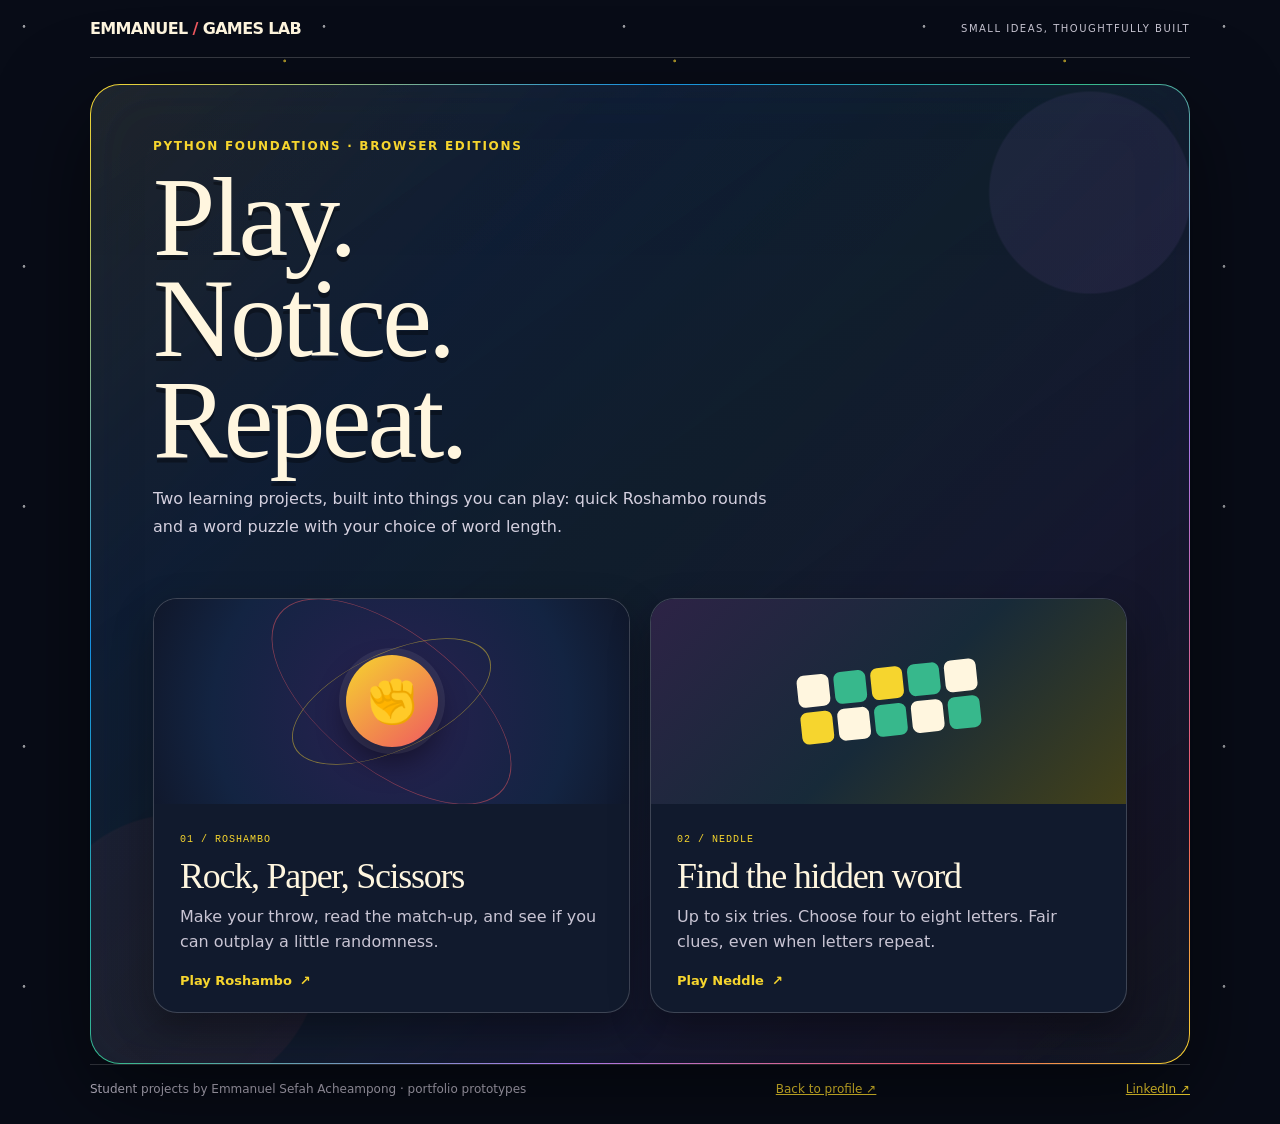
<file: games/index.html>
<!doctype html>
<html lang="en">
<head>
  <meta charset="utf-8" />
  <meta name="viewport" content="width=device-width, initial-scale=1" />
  <meta name="theme-color" content="#f6f3ec" />
  <title>Games Lab — Emmanuel Acheampong</title>
  <style>
    :root { --paper:#f6f3ec; --card:#fffdf7; --ink:#1d2821; --muted:#68736b; --line:#dfe3da; --pine:#275845; --coral:#e87556; --blue:#bcd5ed; --serif:Georgia,"Times New Roman",serif; --sans:Inter,ui-sans-serif,system-ui,-apple-system,"Segoe UI",sans-serif; }
    *{box-sizing:border-box} body{margin:0;background:var(--paper);color:var(--ink);font-family:var(--sans)} a{color:inherit} .wrap{width:min(1100px,calc(100% - 36px));margin:auto}
    header{display:flex;justify-content:space-between;align-items:center;padding:22px 0;border-bottom:1px solid var(--line)} .brand{font-weight:750;letter-spacing:-.04em}.tag{color:var(--muted);font-size:12px;letter-spacing:.12em;text-transform:uppercase}
    .hero{padding:70px 0 44px;max-width:750px}.eyebrow{color:var(--pine);font-size:12px;font-weight:750;letter-spacing:.14em;text-transform:uppercase} h1{margin:14px 0 15px;font:500 clamp(48px,9vw,94px)/.92 var(--serif);letter-spacing:-.055em} .hero p{max-width:600px;color:var(--muted);font-size:17px;line-height:1.7}
    .cards{display:grid;grid-template-columns:1fr 1fr;gap:18px;padding-bottom:54px}.card{position:relative;min-height:395px;overflow:hidden;border:1px solid var(--line);border-radius:22px;background:var(--card);text-decoration:none;transition:transform .18s ease,box-shadow .18s ease}.card:hover{transform:translateY(-4px);box-shadow:0 18px 38px #24342812}.art{height:190px;display:grid;place-items:center;position:relative;overflow:hidden}.roshambo .art{background:#e4efe4}.neddle .art{background:#f4e2d5}.orb{width:92px;height:92px;border-radius:50%;display:grid;place-items:center;background:var(--card);box-shadow:0 12px 22px #16251b18;font-size:42px}.orbit{position:absolute;width:215px;height:215px;border:1px solid #27584544;border-radius:50%;transform:rotate(-25deg) scaleY(.45)}.orbit.two{transform:rotate(38deg) scaleY(.48);width:285px;height:285px}.tiles{display:grid;grid-template-columns:repeat(5,32px);gap:5px;transform:rotate(-6deg)}.tiles i{height:32px;border-radius:7px;background:#fffdf7}.tiles i:nth-child(2),.tiles i:nth-child(4),.tiles i:nth-child(8),.tiles i:nth-child(10){background:#7f9d74}.tiles i:nth-child(3),.tiles i:nth-child(6){background:#e8ae52}.info{padding:23px 24px}.number{color:var(--muted);font:12px ui-monospace,monospace;letter-spacing:.1em}.info h2{margin:9px 0 8px;font:500 34px var(--serif)}.info p{max-width:430px;margin:0;color:var(--muted);line-height:1.55}.cta{display:inline-flex;align-items:center;gap:8px;margin-top:19px;color:var(--pine);font-size:13px;font-weight:750}.footer{padding:17px 0 28px;border-top:1px solid var(--line);color:var(--muted);font-size:12px;display:flex;justify-content:space-between;gap:12px;flex-wrap:wrap}
    @media(max-width:680px){.cards{grid-template-columns:1fr}.hero{padding-top:48px}.card{min-height:0}.tag{font-size:10px}}
    @media(prefers-reduced-motion:reduce){.card{transition:none}.card:hover{transform:none}}
    .cards{grid-template-columns:repeat(6,minmax(0,1fr))}.cards>.card:nth-child(-n+2){grid-column:span 3}.cards>.card:nth-child(n+3){grid-column:span 2}.card.ludo .art{background:radial-gradient(circle,#67401e,#211712 72%)}.kente-board{display:grid;grid-template-columns:repeat(2,48px);gap:7px;padding:14px;border:1px solid #efbd4d99;border-radius:15px;background:repeating-linear-gradient(45deg,#251812 0 6px,#39251a 6px 12px);transform:rotate(-8deg);box-shadow:0 15px 35px #0008}.kente-board i{width:48px;height:48px;display:grid;place-items:center;border:2px solid #ffd76d;border-radius:12px;background:repeating-linear-gradient(0deg,#d7493b 0 5px,#e8ae32 5px 10px,#319466 10px 15px);color:#fff0bc;font-style:normal;font-size:24px;text-shadow:0 2px #38190d}.card.wearwhat .art{background:linear-gradient(145deg,#ffcf57,#f28b55 55%,#da6a57)}.weather-art{position:relative;width:135px;height:135px;display:grid;place-items:center;border-radius:50%;background:#fff4dca3;color:#3b251b;box-shadow:0 0 0 14px #fff2,0 15px 30px #311b2133}.weather-art b{font:44px 'Righteous',Georgia,serif}.weather-art i{position:absolute;right:1px;top:-2px;font-style:normal;font-size:35px;color:#fff3a4}.weather-art small{position:absolute;bottom:16px;font-size:8px;letter-spacing:.15em;font-weight:800}.card.akwaba .art{background:linear-gradient(155deg,#4d3c77,#ec9862 65%,#ffcf52)}.runner-art{font-size:66px;filter:drop-shadow(0 10px 9px #28153566);animation:runnerBounce 1s ease-in-out infinite alternate}.card.akwaba .art::after{content:'';position:absolute;inset:auto 12% 18%;height:2px;background:repeating-linear-gradient(90deg,#fff9 0 16px,transparent 16px 31px)}@keyframes runnerBounce{to{transform:translateY(-8px) rotate(-5deg)}}@media(max-width:850px){.cards{grid-template-columns:repeat(2,minmax(0,1fr))}.cards>.card:nth-child(n){grid-column:span 1}}@media(max-width:680px){.cards{grid-template-columns:1fr}.cards>.card:nth-child(n){grid-column:span 1}.runner-art{animation:none}}
  :root{--night:#080c17;--panel:#111a2d;--cream:#fff6df;--yellow:#f6d52e;--sky:#168fe0;--coral:#ef5960;--teal:#37b88c;--violet:#a978e8;--sans:'Space Grotesk',ui-sans-serif,system-ui,sans-serif;--serif:'Righteous',Georgia,serif}
*{box-sizing:border-box}
html{min-height:100%;background:var(--night)}
body{min-height:100vh;background:var(--night);color:var(--cream);font-family:var(--sans);background-image:radial-gradient(1px 1px at 8% 11%,#fff9 0 1px,transparent 1.7px),radial-gradient(1px 1px at 73% 21%,#f6d52eaa 0 1px,transparent 1.8px),radial-gradient(1.4px 1.4px at 38% 78%,#c9b7ff99 0 1px,transparent 1.8px),radial-gradient(1px 1px at 90% 64%,#fff9 0 1px,transparent 1.7px);background-size:300px 240px,390px 290px,450px 350px,510px 400px;overflow-x:hidden}
body::before{content:"";position:fixed;inset:-18%;z-index:-1;pointer-events:none;opacity:.45;background:radial-gradient(ellipse 90% 65% at -8% 7%,transparent 46%,#168fe0 46.3% 48%,#f6d52e 48.3% 50%,#ef5960 50.3% 52%,#a978e8 52.3% 54%,transparent 54.3%),radial-gradient(ellipse 75% 52% at 108% 95%,transparent 43%,#37b88c 43.3% 45%,#168fe0 45.3% 47%,#f6d52e 47.3% 49%,#ef5960 49.3% 51%,transparent 51.3%);animation:backgroundDrift 24s ease-in-out infinite alternate}
a{color:inherit}button,input{font:inherit}button:focus-visible,a:focus-visible,input:focus-visible{outline:3px solid var(--yellow);outline-offset:4px}
.wrap{position:relative;z-index:0}
header{color:var(--cream);border-bottom:1px solid #ffffff30!important}
.brand a,.brand{color:var(--cream)!important}
.crumb,.tag{color:#c8c5d2!important}
.crumb a{color:var(--yellow)!important}
main{position:relative;isolation:isolate;overflow:hidden;margin:24px auto 0;padding:clamp(22px,4vw,48px);border:1px solid transparent;border-radius:30px;background:linear-gradient(145deg,#10182bed,#0b1021f5) padding-box,linear-gradient(135deg,var(--yellow),var(--sky) 27%,var(--teal) 48%,var(--violet) 70%,var(--coral) 88%,var(--yellow)) border-box;box-shadow:0 30px 90px #0008,inset 0 0 60px #1a315021}
main::before{content:"";position:absolute;inset:0;z-index:-1;pointer-events:none;opacity:.5;background:radial-gradient(circle at 91% 11%,#a978e82b 0 100px,transparent 102px),radial-gradient(circle at 8% 89%,#ef59601d 0 140px,transparent 142px),radial-gradient(1px 1px at 15% 28%,#fff 0 1px,transparent 1.7px),radial-gradient(1px 1px at 84% 62%,#f6d52e 0 1px,transparent 1.7px)}
main>*{position:relative;z-index:1}
h1,h2,.message{font-family:var(--serif)!important;font-weight:400!important;letter-spacing:-.035em}
footer{border-color:#ffffff30!important;color:#c4c0d0!important}
footer a,.footer a{color:var(--yellow)!important}
@keyframes backgroundDrift{from{transform:translate3d(-1%,0,0)}to{transform:translate3d(1%,1%,0)}}
@media(prefers-reduced-motion:reduce){body::before{animation:none!important}}

.wrap{width:min(1100px,calc(100% - 36px));margin:auto}
header{padding:19px 0}
.tag{font-size:10px!important;letter-spacing:.15em!important}
main{padding:0 clamp(22px,5vw,62px);margin-top:26px}
.hero{max-width:780px;padding:54px 0 42px}
.eyebrow{color:var(--yellow)!important;font-weight:700}
h1{font-size:clamp(60px,10vw,112px)!important;line-height:.9!important;color:var(--cream);text-shadow:0 5px #0005}
.hero p{color:#d4d0df!important;font-size:16px!important;max-width:620px}
.cards{gap:20px;padding-bottom:50px}
.card{min-height:380px;border:1px solid #ffffff30;background:#111a2d;border-radius:24px;transition:transform .4s cubic-bezier(.2,.8,.2,1),box-shadow .4s,border-color .3s;box-shadow:0 16px 40px #0005}
.card:hover{transform:translateY(-9px) rotate(-.5deg);border-color:#f6d52eaa;box-shadow:0 26px 55px #0008,0 0 0 4px #f6d52e15}
.art{height:205px!important}
.roshambo .art{background:radial-gradient(circle at 50% 55%,#292050,#132442 68%,#10172a)!important}
.neddle .art{background:linear-gradient(135deg,#2d2346,#172a39 52%,#434119)!important}
.orbit{border-color:#f6d52e77!important;animation:orbitSpin 22s linear infinite}
.orbit.two{border-color:#ef596080!important;animation-direction:reverse}
.orb{background:linear-gradient(140deg,var(--yellow),var(--coral))!important;color:#121727;box-shadow:0 0 0 7px #ffffff12,0 15px 30px #0007!important;animation:orbFloat 4s ease-in-out infinite}
.tiles{animation:tileFloat 6s ease-in-out infinite}
.tiles i{background:#fff6df!important}
.tiles i:nth-child(2),.tiles i:nth-child(4),.tiles i:nth-child(8),.tiles i:nth-child(10){background:var(--teal)!important}
.tiles i:nth-child(3),.tiles i:nth-child(6){background:var(--yellow)!important}
.info{padding:23px 26px}
.number{color:var(--yellow)!important;font-size:10px}
.info h2{font-size:clamp(28px,3vw,36px)!important;color:var(--cream)}
.info p{color:#c9c5d4!important}
.cta{color:var(--yellow)!important}
.footer{color:#bfbaca!important;border-color:#ffffff30!important}
@keyframes orbitSpin{to{transform:rotate(335deg) scaleY(.45)}}
@keyframes orbFloat{50%{transform:translateY(-8px) rotate(-7deg)}}
@keyframes tileFloat{50%{transform:translateY(-7px) rotate(-4deg)}}
@media(max-width:680px){main{padding:0 20px}.hero{padding:42px 0 30px}.cards{gap:15px}.card{min-height:0}.art{height:180px!important}.footer{font-size:10px}}
@media(prefers-reduced-motion:reduce){.card,.orb,.orbit,.tiles{animation:none!important;transition:none!important}.card:hover{transform:none}}

  
.cards{grid-template-columns:repeat(3,minmax(0,1fr))}.cards>.card:nth-child(n){grid-column:span 1}@media(max-width:850px){.cards{grid-template-columns:repeat(2,minmax(0,1fr))}}@media(max-width:680px){.cards{grid-template-columns:1fr}}
.cards{grid-template-columns:repeat(2,minmax(0,1fr))}@media(max-width:680px){.cards{grid-template-columns:1fr}}
</style>
</head>
<body>
  <div class="wrap">
    <header><div class="brand">EMMANUEL <span style="color:var(--coral)">/</span> GAMES LAB</div><div class="tag">Small ideas, thoughtfully built</div></header>
    <main>
      <section class="hero"><div class="eyebrow">Python foundations · browser editions</div><h1>Play.<br>Notice.<br>Repeat.</h1><p>Two learning projects, built into things you can play: quick Roshambo rounds and a word puzzle with your choice of word length.</p></section>
      <section class="cards" aria-label="Games">
        <a class="card roshambo" href="roshambo/index.html">
          <div class="art"><span class="orbit"></span><span class="orbit two"></span><span class="orb" aria-hidden="true">✊</span></div>
          <div class="info"><span class="number">01 / ROSHAMBO</span><h2>Rock, Paper, Scissors</h2><p>Make your throw, read the match-up, and see if you can outplay a little randomness.</p><span class="cta">Play Roshambo <span aria-hidden="true">↗</span></span></div>
        </a>
        <a class="card neddle" href="neddle/index.html">
          <div class="art"><span class="tiles" aria-hidden="true"><i></i><i></i><i></i><i></i><i></i><i></i><i></i><i></i><i></i><i></i></span></div>
          <div class="info"><span class="number">02 / NEDDLE</span><h2>Find the hidden word</h2><p>Up to six tries. Choose four to eight letters. Fair clues, even when letters repeat.</p><span class="cta">Play Neddle <span aria-hidden="true">↗</span></span></div>
        </a>
        
        
        
      </section>
    </main>
    <footer class="footer"><span>Student projects by Emmanuel Sefah Acheampong · portfolio prototypes</span><a href="../">Back to profile ↗</a><a href="https://www.linkedin.com/in/emmanuel-acheampong0/" target="_blank" rel="noopener noreferrer">LinkedIn ↗</a></footer>
  </div>
</body>
</html>
</file>
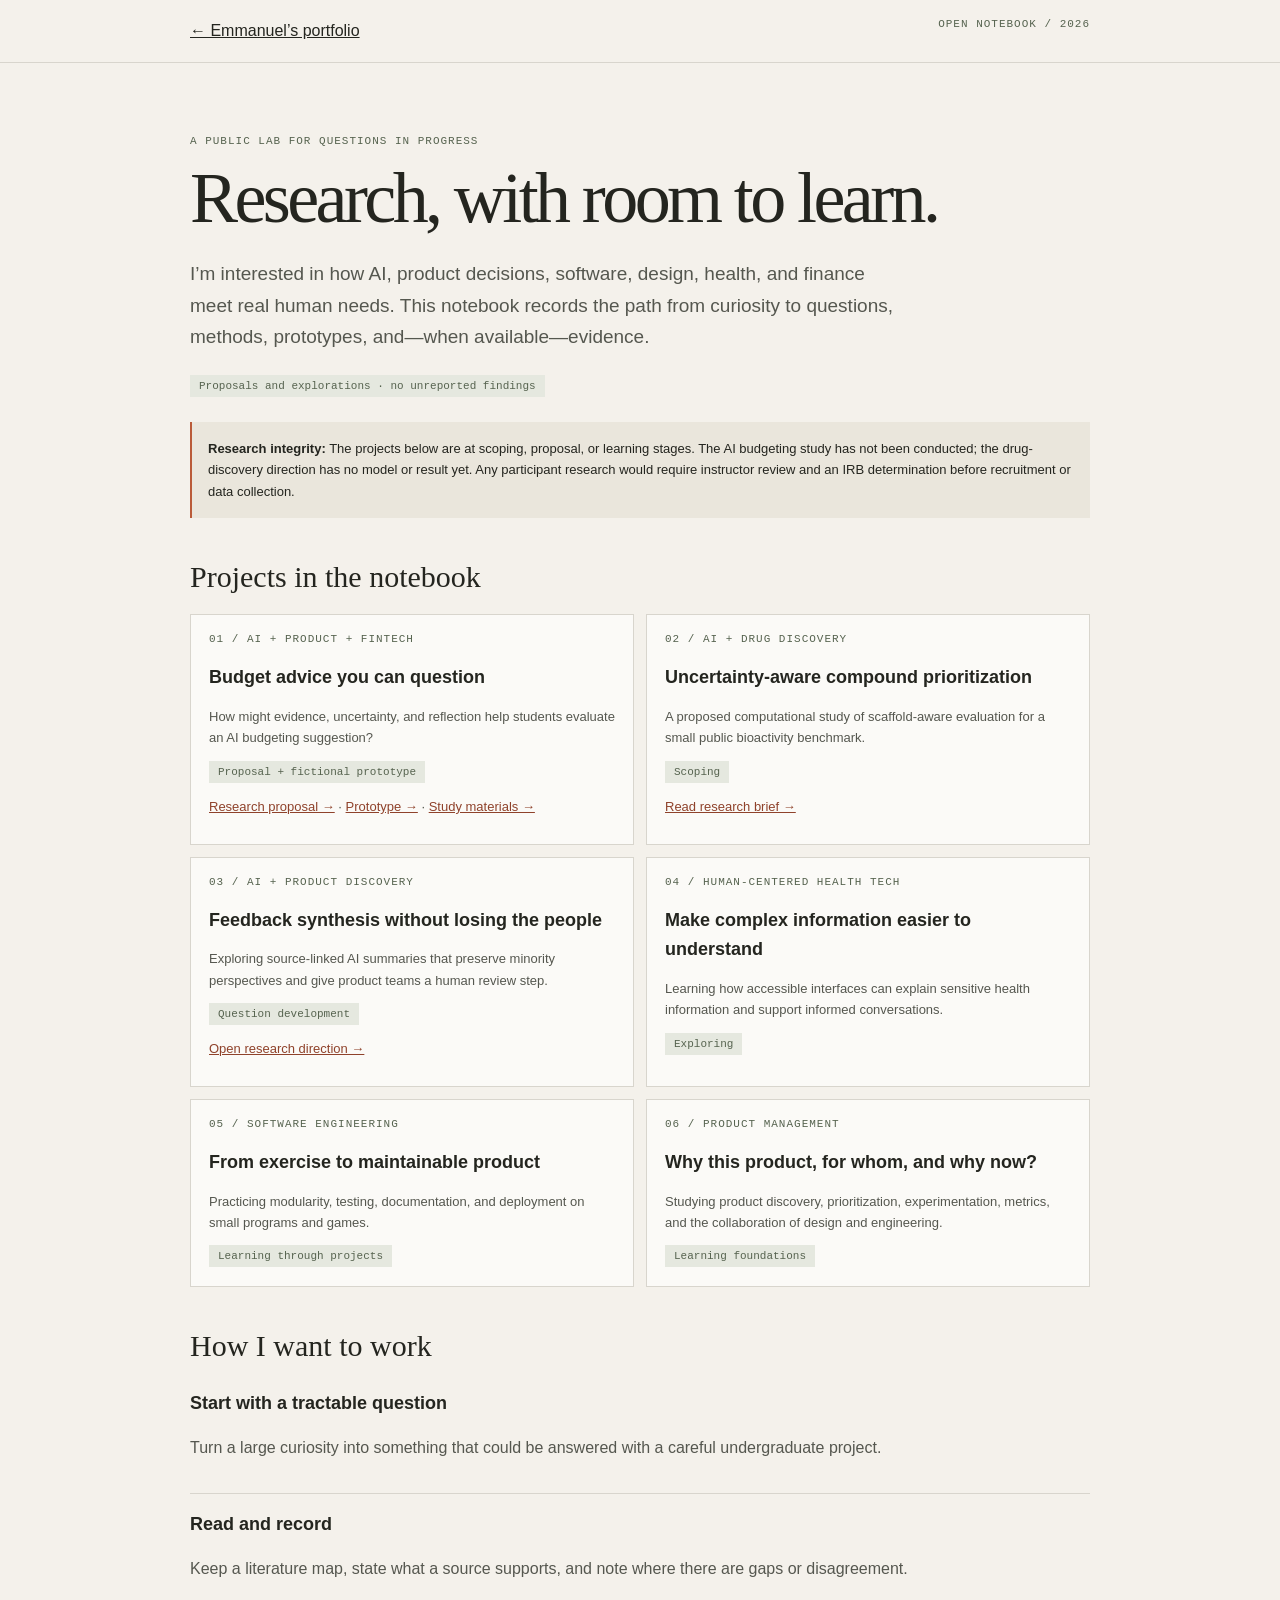
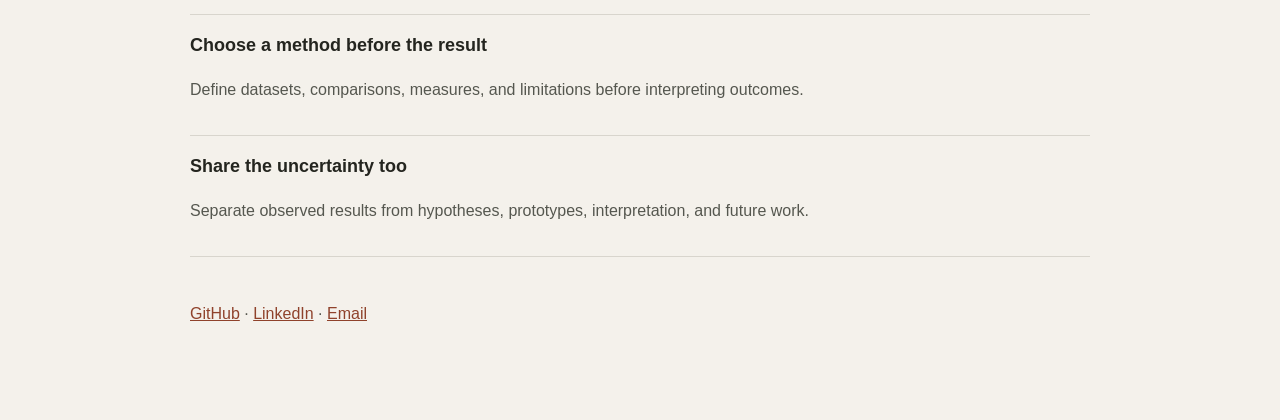
<file: research/index.html>
<!doctype html><html lang="en"><head><meta charset="utf-8"><meta name="viewport" content="width=device-width,initial-scale=1"><meta name="theme-color" content="#f4f1eb"><title>Research Notebook — Emmanuel Acheampong</title><style>
:root{--paper:#f4f1eb;--ink:#24251f;--muted:#696a61;--line:#d8d5cd;--orange:#ba5b39;--olive:#56634f;--serif:Georgia,serif;--sans:Arial,sans-serif;--mono:monospace}*{box-sizing:border-box}body{margin:0;background:var(--paper);color:var(--ink);font:16px/1.65 var(--sans)}.wrap{width:min(900px,calc(100% - 40px));margin:auto}header{border-bottom:1px solid var(--line);padding:18px 0}.nav{display:flex;justify-content:space-between}.nav a{color:var(--ink)}.mono,.label{font:11px var(--mono);letter-spacing:.09em;text-transform:uppercase;color:var(--olive)}main{padding:72px 0}h1{font:500 clamp(42px,7vw,72px)/1 var(--serif);letter-spacing:-.05em;margin:15px 0 24px}h2{font:500 30px var(--serif);margin:42px 0 10px}h3{font-size:18px;margin-bottom:5px}p{color:#55574f}a{color:#8f422b}.lead{font-size:19px;max-width:720px}.status{display:inline-block;background:#e5e8df;color:var(--olive);padding:5px 9px;font:11px var(--mono)}.grid{display:grid;grid-template-columns:1fr 1fr;gap:12px;margin-top:20px}.card{border:1px solid var(--line);background:#fbfaf7;padding:18px}.card p{font-size:13px;margin-bottom:8px}.card a{font-size:13px}.callout{background:#eae6dc;border-left:2px solid var(--orange);padding:16px;margin:24px 0;font-size:13px}.row{padding:16px 0;border-bottom:1px solid var(--line)}.row h3{margin-top:0}@media(max-width:600px){.grid{grid-template-columns:1fr}main{padding:50px 0}}
</style></head><body><header><div class="wrap nav"><a href="../">← Emmanuel’s portfolio</a><span class="mono">OPEN NOTEBOOK / 2026</span></div></header><main class="wrap"><div class="label">A public lab for questions in progress</div><h1>Research, with room to learn.</h1><p class="lead">I’m interested in how AI, product decisions, software, design, health, and finance meet real human needs. This notebook records the path from curiosity to questions, methods, prototypes, and—when available—evidence.</p><span class="status">Proposals and explorations · no unreported findings</span>
<div class="callout"><strong>Research integrity:</strong> The projects below are at scoping, proposal, or learning stages. The AI budgeting study has not been conducted; the drug-discovery direction has no model or result yet. Any participant research would require instructor review and an IRB determination before recruitment or data collection.</div>
<h2>Projects in the notebook</h2><div class="grid"><article class="card"><div class="label">01 / AI + product + FinTech</div><h3>Budget advice you can question</h3><p>How might evidence, uncertainty, and reflection help students evaluate an AI budgeting suggestion?</p><span class="status">Proposal + fictional prototype</span><p><a href="https://github.com/emmanuelacheampong0/emmanuelacheampong0/blob/main/research/proposal.md">Research proposal →</a> · <a href="prototype/">Prototype →</a> · <a href="https://github.com/emmanuelacheampong0/emmanuelacheampong0/blob/main/research/study-materials.md">Study materials →</a></p></article><article class="card"><div class="label">02 / AI + drug discovery</div><h3>Uncertainty-aware compound prioritization</h3><p>A proposed computational study of scaffold-aware evaluation for a small public bioactivity benchmark.</p><span class="status">Scoping</span><p><a href="https://github.com/emmanuelacheampong0/emmanuelacheampong0/blob/main/research/drug-discovery.md">Read research brief →</a></p></article><article class="card"><div class="label">03 / AI + product discovery</div><h3>Feedback synthesis without losing the people</h3><p>Exploring source-linked AI summaries that preserve minority perspectives and give product teams a human review step.</p><span class="status">Question development</span><p><a href="https://github.com/emmanuelacheampong0/emmanuelacheampong0/blob/main/research/ai-product-discovery.md">Open research direction →</a></p></article><article class="card"><div class="label">04 / human-centered health tech</div><h3>Make complex information easier to understand</h3><p>Learning how accessible interfaces can explain sensitive health information and support informed conversations.</p><span class="status">Exploring</span></article><article class="card"><div class="label">05 / software engineering</div><h3>From exercise to maintainable product</h3><p>Practicing modularity, testing, documentation, and deployment on small programs and games.</p><span class="status">Learning through projects</span></article><article class="card"><div class="label">06 / product management</div><h3>Why this product, for whom, and why now?</h3><p>Studying product discovery, prioritization, experimentation, metrics, and the collaboration of design and engineering.</p><span class="status">Learning foundations</span></article></div>
<h2>How I want to work</h2><div class="row"><h3>Start with a tractable question</h3><p>Turn a large curiosity into something that could be answered with a careful undergraduate project.</p></div><div class="row"><h3>Read and record</h3><p>Keep a literature map, state what a source supports, and note where there are gaps or disagreement.</p></div><div class="row"><h3>Choose a method before the result</h3><p>Define datasets, comparisons, measures, and limitations before interpreting outcomes.</p></div><div class="row"><h3>Share the uncertainty too</h3><p>Separate observed results from hypotheses, prototypes, interpretation, and future work.</p></div>
<p style="margin-top:44px"><a href="https://github.com/emmanuelacheampong0">GitHub</a> · <a href="https://www.linkedin.com/in/emmanuel-acheampong0">LinkedIn</a> · <a href="mailto:emmanuelacheampong816@gmail.com">Email</a></p></main></body></html>
</file>
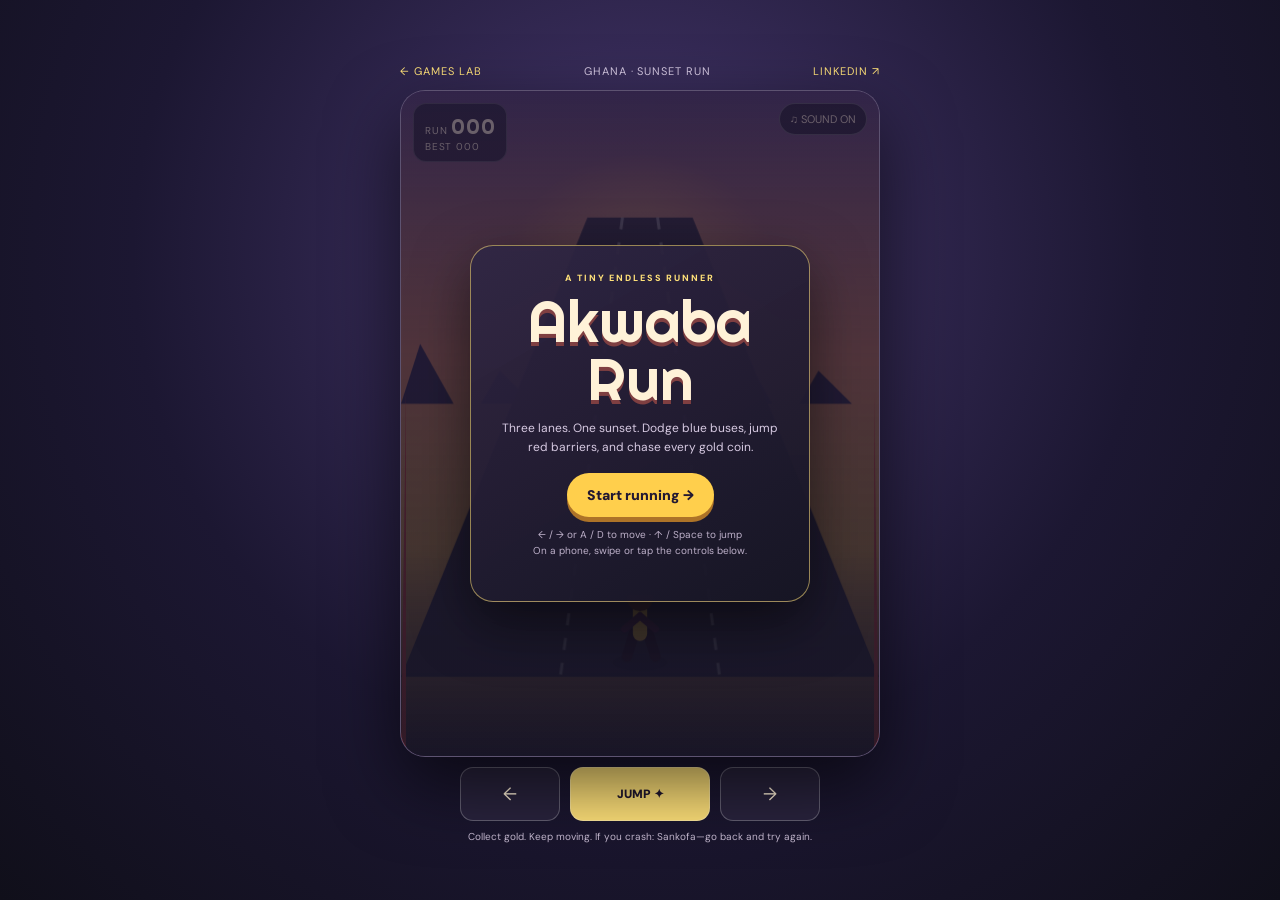
<file: games/akwaba-run/index.html>
<!doctype html><html lang="en"><head><meta charset="utf-8"><meta name="viewport" content="width=device-width,initial-scale=1,maximum-scale=1,user-scalable=no"><meta name="theme-color" content="#1d1532"><title>Akwaba Run — Emmanuel Acheampong</title><link rel="preconnect" href="https://fonts.googleapis.com"><link rel="preconnect" href="https://fonts.gstatic.com" crossorigin><link href="https://fonts.googleapis.com/css2?family=DM+Sans:wght@400;500;600;700&family=Righteous&display=swap" rel="stylesheet"><style>
*{box-sizing:border-box}body{margin:0;min-height:100vh;background:radial-gradient(ellipse at 50% 28%,#45366c,#1c1732 56%,#100f1a);color:#fff1db;font:14px 'DM Sans',sans-serif;display:grid;place-items:center;padding:14px}button,a{font:inherit}button:focus-visible,a:focus-visible{outline:3px solid #ffe179;outline-offset:3px}.shell{width:min(100%,480px)}header{display:flex;justify-content:space-between;align-items:center;padding:7px 0 12px;color:#d4c7e1;font-size:11px;letter-spacing:.09em}header a{color:#ffe179;text-decoration:none}.game{position:relative;width:100%;aspect-ratio: .72;max-height:78vh;overflow:hidden;border:1px solid #ffffff35;border-radius:25px;background:#33264c;box-shadow:0 28px 70px #0009}.game canvas{display:block;width:100%;height:100%;touch-action:none}.hud{position:absolute;inset:12px 12px auto;display:flex;justify-content:space-between;align-items:flex-start;pointer-events:none}.badge{padding:8px 11px;border:1px solid #fff3;border-radius:13px;background:#171528b9;backdrop-filter:blur(8px);font-size:10px;letter-spacing:.08em}.score{font:22px 'Righteous',sans-serif;letter-spacing:.03em}.sound{pointer-events:auto;border:1px solid #fff4;border-radius:99px;background:#171528c9;color:#fff1db;padding:8px 10px;font-size:11px;cursor:pointer}.overlay{position:absolute;inset:0;display:grid;place-items:center;padding:25px;background:linear-gradient(#211833a8,#141323dc);text-align:center}.overlay[hidden]{display:none}.card{width:min(100%,340px);padding:26px 22px;border:1px solid #ffe1798c;border-radius:23px;background:linear-gradient(150deg,#302644ef,#171624f5);box-shadow:0 20px 55px #0008}.eyebrow{color:#ffe179;font-size:9px;font-weight:800;letter-spacing:.21em;text-transform:uppercase}.card h1{font:clamp(40px,10vw,59px)/.98 'Righteous',sans-serif;margin:8px 0 11px;color:#fff2d8;text-shadow:0 4px #7f3f41}.card p{color:#d7cae2;font-size:12px;line-height:1.6;margin:10px 0 16px}.start{border:0;border-radius:99px;background:#ffcf4c;color:#221832;padding:13px 20px;font-weight:900;box-shadow:0 5px 0 #ad7328;cursor:pointer}.instructions{font-size:10px!important;color:#bdb0c9!important}.mobile-controls{display:flex;justify-content:center;gap:10px;margin-top:10px}.mobile-controls button{flex:1;max-width:100px;border:1px solid #fff4;border-radius:13px;padding:14px 8px;background:#29233d;color:#fff1d8;font-size:18px;touch-action:manipulation}.mobile-controls button.jump{max-width:140px;background:#ffe179;color:#21172f;font-size:12px;font-weight:900}.caption{text-align:center;color:#c5b9d0;font-size:10px;margin:9px 0 0}@media(min-width:800px){.game{max-height:78vh;aspect-ratio:.72}}@media(prefers-reduced-motion:reduce){*,*::before,*::after{animation-duration:.01ms!important;transition-duration:.01ms!important}}
</style></head><body><main class="shell"><header><a href="../index.html">← GAMES LAB</a><span>GHANA · SUNSET RUN</span><a href="https://www.linkedin.com/in/emmanuel-acheampong0/" target="_blank" rel="noopener noreferrer">LINKEDIN ↗</a></header><section class="game" id="game"><canvas id="canvas" aria-label="Three-lane endless runner. Use arrow keys or A and D to switch lanes, and up or space to jump."></canvas><div class="hud"><div class="badge">RUN <span class="score" id="score">000</span><br>BEST <span id="best">000</span></div><button class="sound" id="sound" type="button" aria-pressed="true">♫ SOUND ON</button></div><div class="overlay" id="overlay"><div class="card"><div class="eyebrow">A tiny endless runner</div><h1 id="overlayTitle">Akwaba<br>Run</h1><p id="overlayText">Three lanes. One sunset. Dodge blue buses, jump red barriers, and chase every gold coin.</p><button class="start" id="start">Start running →</button><p class="instructions">← / → or A / D to move · ↑ / Space to jump<br>On a phone, swipe or tap the controls below.</p></div></div></section><div class="mobile-controls" aria-label="Touch controls"><button type="button" data-action="left" aria-label="Move left">←</button><button type="button" class="jump" data-action="jump">JUMP ✦</button><button type="button" data-action="right" aria-label="Move right">→</button></div><p class="caption">Collect gold. Keep moving. If you crash: Sankofa—go back and try again.</p></main><script>
(()=>{const canvas=document.querySelector('#canvas'),ctx=canvas.getContext('2d'),game=document.querySelector('#game'),overlay=document.querySelector('#overlay'),title=document.querySelector('#overlayTitle'),text=document.querySelector('#overlayText'),scoreEl=document.querySelector('#score'),bestEl=document.querySelector('#best'),soundBtn=document.querySelector('#sound');let w=0,h=0,dpr=1,raf,last=0,running=false,muted=false,audio=null,beatTimer=0;const s={lane:1,jump:0,score:0,speed:.32,spawn:.6,items:[],lastBeat:0};let best=Number(localStorage.getItem('akwaba-best')||0);bestEl.textContent=String(best).padStart(3,'0');
function resize(){const b=game.getBoundingClientRect();dpr=Math.min(2,devicePixelRatio||1);w=b.width;h=b.height;canvas.width=w*dpr;canvas.height=h*dpr;ctx.setTransform(dpr,0,0,dpr,0,0);draw();}new ResizeObserver(resize).observe(game);
function tone(freq,duration=.1,type='sine',gain=.06){if(muted)return;try{audio??=new(window.AudioContext||window.webkitAudioContext)();if(audio.state==='suspended')audio.resume();const o=audio.createOscillator(),g=audio.createGain();o.type=type;o.frequency.value=freq;g.gain.setValueAtTime(.0001,audio.currentTime);g.gain.exponentialRampToValueAtTime(gain,audio.currentTime+.015);g.gain.exponentialRampToValueAtTime(.0001,audio.currentTime+duration);o.connect(g).connect(audio.destination);o.start();o.stop(audio.currentTime+duration+.02);}catch{}}
function perspective(d){const y=h*.19+d*h*.69,half=w*(.11+d*.39),cx=w/2;return{y,half,cx,x:[cx-half*.66,cx,cx+half*.66],scale:.32+d*.95};}
function draw(){if(!w||!h)return;ctx.clearRect(0,0,w,h);const sky=ctx.createLinearGradient(0,0,0,h);sky.addColorStop(0,'#513d73');sky.addColorStop(.4,'#e68b68');sky.addColorStop(.69,'#f3b454');sky.addColorStop(1,'#34243d');ctx.fillStyle=sky;ctx.fillRect(0,0,w,h);const sun=ctx.createRadialGradient(w*.5,h*.31,4,w*.5,h*.31,w*.3);sun.addColorStop(0,'#ffe795aa');sun.addColorStop(1,'#f79a5600');ctx.fillStyle=sun;ctx.fillRect(0,h*.05,w,h*.55);ctx.fillStyle='#352a4f';for(let i=0;i<7;i++){let x=i*w/6;ctx.beginPath();ctx.moveTo(x,h*.47);ctx.lineTo(x+w*.04,h*(.38+(i%2)*.04));ctx.lineTo(x+w*.11,h*.47);ctx.fill();}
 const near=perspective(1),far=perspective(0);ctx.beginPath();ctx.moveTo(far.cx-far.half,far.y);ctx.lineTo(far.cx+far.half,far.y);ctx.lineTo(near.cx+near.half,near.y);ctx.lineTo(near.cx-near.half,near.y);ctx.closePath();ctx.fillStyle='#30293e';ctx.fill();ctx.save();ctx.lineWidth=3;ctx.setLineDash([12,13]);ctx.strokeStyle='#ffffff62';for(let k of[-1/3,1/3]){ctx.beginPath();ctx.moveTo(w/2+k*far.half,far.y);ctx.lineTo(w/2+k*near.half,near.y);ctx.stroke();}ctx.restore();for(let i=0;i<3;i++){ctx.fillStyle=['#e24842','#f1c940','#32895e'][i];ctx.beginPath();ctx.moveTo(w/2+near.half+(i-1)*5,h*.45+i*4);ctx.lineTo(w/2+near.half+(i-1)*5,h);ctx.lineTo(w/2+near.half+(i)*5,h);ctx.fill();ctx.beginPath();ctx.moveTo(w/2-near.half-(i-1)*5,h*.45+i*4);ctx.lineTo(w/2-near.half-(i-1)*5,h);ctx.lineTo(w/2-near.half-(i)*5,h);ctx.fill();}
 for(const it of [...s.items].sort((a,b)=>a.d-b.d)){const p=perspective(it.d),x=p.x[it.lane],z=p.scale;if(it.type==='coin'){ctx.save();ctx.translate(x,p.y);ctx.scale(z,z);ctx.fillStyle='#ffe17a55';ctx.beginPath();ctx.arc(0,0,21,0,Math.PI*2);ctx.fill();ctx.fillStyle='#f5bd31';ctx.strokeStyle='#fff0a2';ctx.lineWidth=3;ctx.beginPath();ctx.arc(0,0,12,0,Math.PI*2);ctx.fill();ctx.stroke();ctx.fillStyle='#845012';ctx.font='bold 13px sans-serif';ctx.textAlign='center';ctx.fillText('★',0,5);ctx.restore();}else if(it.type==='bus'){ctx.save();ctx.translate(x,p.y);ctx.scale(z,z);ctx.fillStyle='#193c82';roundRect(-26,-39,52,58,9);ctx.fill();ctx.fillStyle='#57c5de';roundRect(-19,-32,38,19,5);ctx.fill();ctx.fillStyle='#efcd5a';ctx.fillRect(-18,1,9,5);ctx.fillRect(9,1,9,5);ctx.fillStyle='#10111b';ctx.fillRect(-22,13,12,7);ctx.fillRect(10,13,12,7);ctx.restore();}else{ctx.save();ctx.translate(x,p.y);ctx.scale(z,z);ctx.fillStyle='#dc453e';ctx.beginPath();ctx.moveTo(-23,5);ctx.lineTo(-18,-27);ctx.lineTo(18,-27);ctx.lineTo(23,5);ctx.closePath();ctx.fill();ctx.strokeStyle='#ffb95a';ctx.lineWidth=5;ctx.beginPath();ctx.moveTo(-18,-11);ctx.lineTo(18,-11);ctx.stroke();ctx.restore();}}
 const player=perspective(.92),px=player.x[s.lane],py=h*.81-(s.jump?Math.sin(s.jump/30*Math.PI)*h*.16:0),scale=player.scale;ctx.save();ctx.translate(px,py);ctx.scale(scale,scale);ctx.fillStyle='#180f2444';ctx.beginPath();ctx.ellipse(0,27,23,7,0,0,Math.PI*2);ctx.fill();ctx.strokeStyle='#2b172a';ctx.lineWidth=9;ctx.lineCap='round';ctx.beginPath();ctx.moveTo(-5,3);ctx.lineTo(-11,22);ctx.moveTo(7,3);ctx.lineTo(13,22);ctx.stroke();ctx.strokeStyle='#f4c443';ctx.lineWidth=12;ctx.beginPath();ctx.moveTo(0,-17);ctx.lineTo(0,3);ctx.stroke();ctx.strokeStyle='#512748';ctx.lineWidth=6;ctx.beginPath();ctx.moveTo(0,-12);ctx.lineTo(-13,-1);ctx.moveTo(0,-12);ctx.lineTo(13,-1);ctx.stroke();ctx.fillStyle='#613728';ctx.beginPath();ctx.arc(0,-27,11,0,Math.PI*2);ctx.fill();ctx.fillStyle='#30203d';ctx.beginPath();ctx.arc(0,-30,12,Math.PI,Math.PI*2);ctx.fill();ctx.restore();if(s.jump>0)s.jump=Math.max(0,s.jump-1);}
function roundRect(x,y,width,height,r){ctx.beginPath();ctx.roundRect(x,y,width,height,r);}
function spawn(){const lane=Math.floor(Math.random()*3),p=Math.random();s.items.push({lane,d:0,type:p<.25?'coin':p<.62?'barrier':'bus'});if(Math.random()<.4)s.items.push({lane:(lane+1+Math.floor(Math.random()*2))%3,d:0,type:'coin'});}
function endRun(){running=false;cancelAnimationFrame(raf);tone(115,.32,'sawtooth',.1);const n=Math.floor(s.score);if(n>best){best=n;localStorage.setItem('akwaba-best',best);bestEl.textContent=String(best).padStart(3,'0');}title.innerHTML='Sankofa.<br>Try again.';text.textContent='You collected '+n+' points. Go back and fetch it—your best is '+best+'.';document.querySelector('#start').textContent='Run it back →';overlay.hidden=false;}
function frame(now){if(!running)return;const dt=Math.min(.04,(now-last)/1000||0);last=now;s.score+=dt*(13+s.speed*9);s.speed=Math.min(.62,s.speed+dt*.004);s.spawn-=dt*(.75+s.speed);if(s.spawn<=0){spawn();s.spawn=.85+Math.random()*.5;}for(const it of s.items){it.d+=dt*s.speed;if(it.d>.87&&it.d<.99&&it.lane===s.lane){if(it.type==='coin'){it.d=1.2;s.score+=10;tone(850,.09,'sine',.08);}else if(it.type==='barrier'&&s.jump>0){it.d=1.2;s.score+=3;}else if(it.type==='bus'||it.type==='barrier'){draw();scoreEl.textContent=String(Math.floor(s.score)).padStart(3,'0');endRun();return;}}}s.items=s.items.filter(it=>it.d<1.05);scoreEl.textContent=String(Math.floor(s.score)).padStart(3,'0');if(!muted&&now-s.lastBeat>800){s.lastBeat=now;tone([110,146,123,164][Math.floor(now/800)%4],.16,'triangle',.035);}draw();raf=requestAnimationFrame(frame);}
function start(){s.lane=1;s.jump=0;s.score=0;s.speed=.32;s.spawn=.45;s.items=[];s.lastBeat=0;running=true;overlay.hidden=true;last=performance.now();raf=requestAnimationFrame(frame);tone(440,.09);}
function move(action){if(!running)return;if(action==='left'){s.lane=Math.max(0,s.lane-1);tone(330,.06);}else if(action==='right'){s.lane=Math.min(2,s.lane+1);tone(392,.06);}else if(action==='jump'&&s.jump===0){s.jump=30;tone(590,.12);}}
document.addEventListener('keydown',e=>{const k=e.key.toLowerCase();if(['arrowleft','arrowright','arrowup',' ','a','d','w'].includes(k))e.preventDefault();if(k==='arrowleft'||k==='a')move('left');if(k==='arrowright'||k==='d')move('right');if(k==='arrowup'||k==='w'||k===' ')move('jump');if(k==='enter'&&!running)start();});document.querySelectorAll('[data-action]').forEach(b=>b.addEventListener('pointerdown',e=>{e.preventDefault();move(b.dataset.action);}));let touch=null;canvas.addEventListener('pointerdown',e=>{touch=[e.clientX,e.clientY];canvas.setPointerCapture(e.pointerId);});canvas.addEventListener('pointerup',e=>{if(!touch)return;const dx=e.clientX-touch[0],dy=e.clientY-touch[1];if(Math.abs(dx)>30)move(dx<0?'left':'right');else if(dy< -25)move('jump');touch=null;});document.querySelector('#start').addEventListener('click',start);soundBtn.addEventListener('click',()=>{muted=!muted;soundBtn.textContent=muted?'♫ SOUND OFF':'♫ SOUND ON';soundBtn.setAttribute('aria-pressed',String(!muted));if(!muted)tone(440,.1);});resize();})();
</script></body></html>
</file>
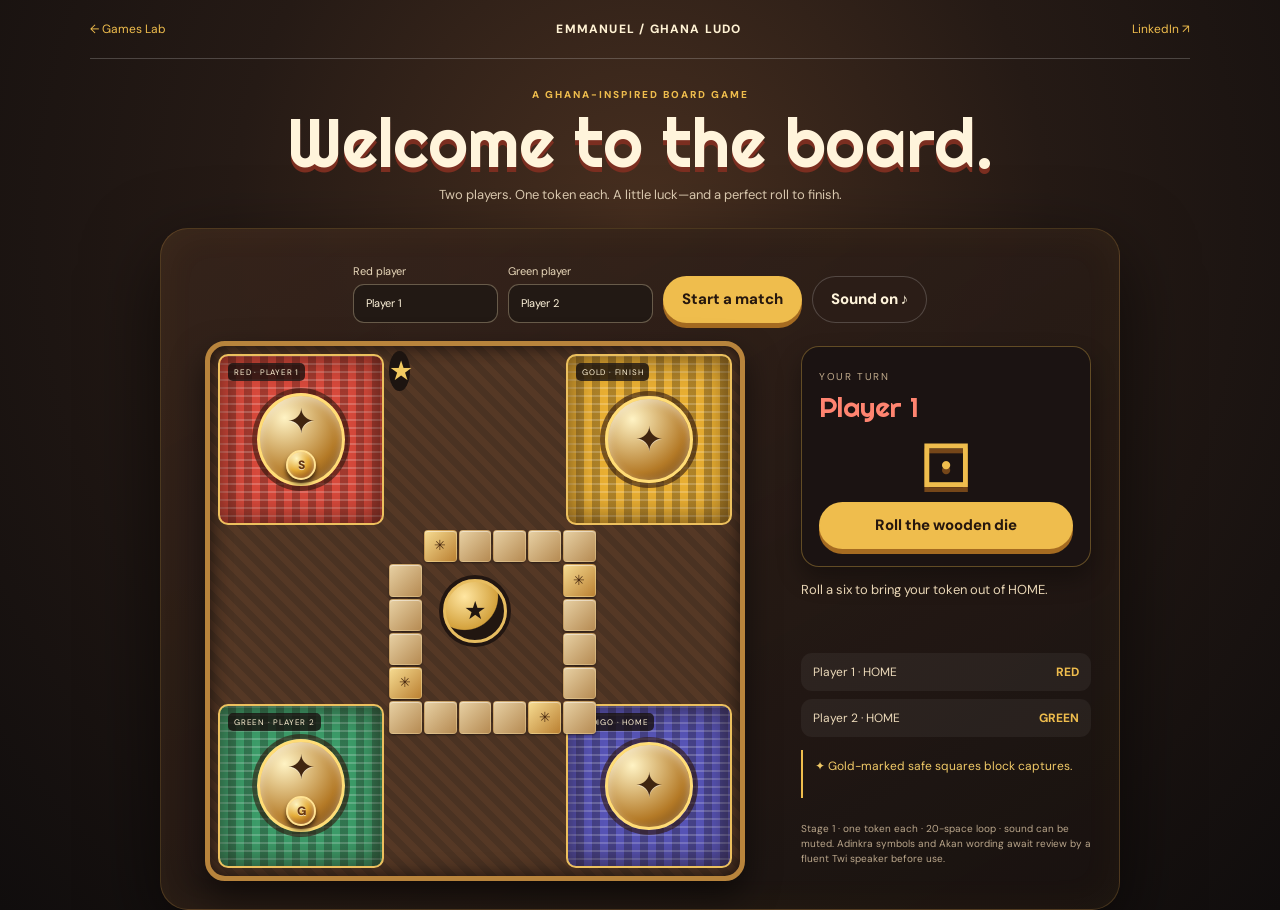
<file: games/ludo/index.html>
<!doctype html>
<html lang="en">
<head>
  <meta charset="utf-8"><meta name="viewport" content="width=device-width, initial-scale=1"><meta name="theme-color" content="#17100d">
  <title>Ghana Ludo — Emmanuel Acheampong</title>
  <link rel="preconnect" href="https://fonts.googleapis.com"><link rel="preconnect" href="https://fonts.gstatic.com" crossorigin><link href="https://fonts.googleapis.com/css2?family=DM+Sans:wght@400;500;600;700&family=Righteous&display=swap" rel="stylesheet">
  <style>
    :root{--wood:#211712;--board:#39271d;--paper:#fff2d4;--muted:#c0aa8b;--gold:#efbd4d;--red:#e64b43;--green:#50a77a;--indigo:#6663c9;--cream:#fff4db}*{box-sizing:border-box}body{margin:0;min-height:100vh;background:radial-gradient(ellipse at 50% 25%,#493020 0,#251a15 45%,#100d0d 100%);color:var(--paper);font:15px/1.5 'DM Sans',sans-serif}button,input{font:inherit}button:focus-visible,input:focus-visible,a:focus-visible{outline:3px solid var(--gold);outline-offset:3px}a{color:inherit}.wrap{width:min(1100px,calc(100% - 28px));margin:auto}header{display:flex;justify-content:space-between;align-items:center;padding:20px 0;border-bottom:1px solid #fff3;font-size:12px;color:var(--muted)}header a{text-decoration:none;color:var(--gold)}.brand{color:var(--paper);font-weight:800;letter-spacing:.1em}.hero{text-align:center;padding:28px 0 15px}.kicker{color:var(--gold);letter-spacing:.2em;font-size:10px;font-weight:800;text-transform:uppercase}h1{font:clamp(42px,7vw,68px)/1 'Righteous',sans-serif;margin:7px 0;color:var(--cream);text-shadow:0 5px 0 #7b2e20}.hero p{margin:8px auto;color:#d8c7ad;font-size:13px}.shell{max-width:960px;margin:auto;padding:clamp(14px,3vw,28px);border:1px solid #d69e453d;border-radius:28px;background:linear-gradient(150deg,#38251cdc,#181210f5);box-shadow:0 26px 75px #0009,inset 0 0 40px #f2b9420d}.setup{display:flex;justify-content:center;align-items:end;gap:10px;flex-wrap:wrap;padding:6px 0 18px}.field{display:grid;gap:5px;text-align:left;color:#e9d8ba;font-size:11px}.field input{width:145px;padding:10px 12px;border:1px solid #f4dfb755;border-radius:11px;background:#221914;color:var(--cream)}.action{border:1px solid #efbd4d99;border-radius:999px;padding:11px 18px;background:var(--gold);color:#26170e;font-weight:800;cursor:pointer;box-shadow:0 5px 0 #a56b21;transition:transform .15s}.action:hover{transform:translateY(-2px)}.action.secondary{background:#2b1d17;color:var(--cream);box-shadow:none;border-color:#ffffff30}.game-layout{display:grid;grid-template-columns:minmax(280px,1fr) minmax(220px,290px);gap:clamp(16px,4vw,40px);align-items:center}.board{width:min(100%,540px);aspect-ratio:1;margin:auto;display:grid;grid-template:repeat(15,1fr)/repeat(15,1fr);padding:5px;gap:2px;border:5px solid #b8843c;border-radius:20px;background:repeating-linear-gradient(45deg,#4a3222 0 7px,#553825 7px 14px);box-shadow:inset 0 0 20px #160e0b,0 15px 32px #0008;position:relative}.base{grid-row:span 5;grid-column:span 5;border:2px solid #ecc05e;border-radius:10px;margin:3px;display:grid;place-items:center;position:relative;overflow:hidden;background:repeating-linear-gradient(0deg,#0000 0 6px,#fff3 6px 8px),repeating-linear-gradient(90deg,var(--tone) 0 8px,color-mix(in srgb,var(--tone),#17100d 28%) 8px 16px);box-shadow:inset 0 0 30px #1b0c06aa}.base.red{grid-area:1/1/6/6;--tone:#d7493b}.base.gold{grid-area:1/11/6/16;--tone:#e8ae32}.base.green{grid-area:11/1/16/6;--tone:#3c9c69}.base.indigo{grid-area:11/11/16/16;--tone:#5754b6}.base-label{position:absolute;top:7px;left:8px;border-radius:5px;background:#17100dc9;padding:3px 6px;color:#fff2d4;font-size:8px;letter-spacing:.1em}.home-medallion{width:54%;aspect-ratio:1;border-radius:50%;display:grid;place-items:center;border:3px solid #ffdc76;background:radial-gradient(circle at 30% 25%,#fff3c4,#b47a27 65%,#603913);color:#402510;font-size:clamp(20px,4vw,34px);text-shadow:0 1px #fff8;box-shadow:0 0 0 5px #30170c99,inset 0 3px 8px #fff7}.cell{grid-row:var(--r);grid-column:var(--c);position:relative;border:1px solid #d2ac6b66;border-radius:4px;background:linear-gradient(135deg,#e7d0a3,#b68b53);box-shadow:inset 0 1px #fff7,0 1px 2px #160e0b99;display:grid;place-items:center;font-size:clamp(7px,1.5vw,13px);color:#6b4324}.cell.safe{background:linear-gradient(135deg,#f6db91,#bb8133);color:#4a2a11}.cell.safe::after{content:'✳';font-size:1.1em}.cell.finish{display:none}.board::after{content:"★";position:absolute;left:50%;top:50%;transform:translate(-50%,-50%);width:58px;height:58px;display:grid;place-items:center;border:3px solid #e7bd60;border-radius:50%;background:radial-gradient(circle at 32% 25%,#ffe6a1,#d3a13c 56%,#211610 58%);box-shadow:0 0 0 4px #221611;color:#211610;font-size:25px;z-index:4}.finish span{width:65%;aspect-ratio:1;border-radius:50%;display:grid;place-items:center;background:#1d1410;color:#f2ca60;font-size:clamp(14px,3vw,27px)}.token{position:absolute;z-index:3;width:72%;height:72%;border:2px solid #ffe293;border-radius:50%;background:radial-gradient(circle at 33% 25%,#fff5bf,#e4ab36 45%,#9d5b16 78%,#49250d);box-shadow:0 4px 4px #140b08aa,inset 0 1px 4px #fff7;display:grid;place-items:center;color:#643512;font-size:clamp(7px,1.4vw,12px);font-weight:900;text-shadow:0 1px #fff9;transition:transform .35s}.token.red{--stamp:'S'}.token.green{--stamp:'G'}.token::after{content:var(--stamp)}.token.home{width:30px;height:30px;position:relative;margin:3px}.panel{display:flex;flex-direction:column;gap:13px}.turn-card{padding:17px;border:1px solid #efbd4d55;border-radius:18px;background:#1b1312;box-shadow:0 12px 25px #0005}.turn-label{font-size:10px;text-transform:uppercase;letter-spacing:.16em;color:var(--muted)}.turn-name{font:28px 'Righteous',sans-serif;margin:3px 0 10px}.turn-name.red{color:#ff8470}.turn-name.green{color:#82dfa7}.die{font:60px/1 'Righteous',sans-serif;color:var(--gold);text-align:center;text-shadow:0 5px #754619;animation:none}.die.shake{animation:shake .4s}@keyframes shake{25%{transform:rotate(20deg) scale(1.1)}55%{transform:rotate(-17deg) scale(.9)}80%{transform:rotate(9deg)}}.roll{width:100%;margin-top:7px}.message{min-height:60px;color:#e8d5b5;font-size:13px}.scores{display:grid;gap:8px}.score{display:flex;justify-content:space-between;padding:10px 12px;border-radius:11px;background:#ffffff0d;color:#ebd9b9;font-size:12px}.score b{color:var(--gold)}.note{font-size:10px;color:#baa68b}.story{border-left:2px solid var(--gold);padding:7px 0 7px 12px;color:#f0c967;font-size:12px;min-height:48px}.modal{position:fixed;inset:0;background:#100b0be8;z-index:5;display:none;place-items:center;padding:20px}.modal.show{display:grid}.modal-card{max-width:420px;padding:38px 26px;text-align:center;border:1px solid #efbd4d;border-radius:24px;background:radial-gradient(circle at top,#553721,#211510 75%);box-shadow:0 25px 90px #000c}.modal-card h2{font:44px 'Righteous';margin:0;color:var(--gold)}.modal-card p{color:#f4e2c3}.confetti{position:fixed;top:-12px;left:var(--x);width:8px;height:14px;background:var(--c);animation:fall 1.8s var(--d) ease-in forwards;z-index:7}@keyframes fall{to{transform:translateY(105vh) rotate(700deg);opacity:.2}}@media(max-width:740px){.game-layout{grid-template-columns:1fr}.board{width:min(100%,min(92vw,540px))}.panel{width:min(100%,540px);margin:auto}.turn-card{display:grid;grid-template-columns:1fr auto;align-items:center}.turn-card .die{grid-column:2;grid-row:1/4}.roll{grid-column:1}.hero{padding-top:20px}.shell{padding:12px}}@media(prefers-reduced-motion:reduce){*,*::before,*::after{animation:none!important;transition:none!important}}
  </style>
</head>
<body><div class="wrap">
  <header><a href="../index.html">← Games Lab</a><span class="brand">EMMANUEL / GHANA LUDO</span><a href="https://www.linkedin.com/in/emmanuel-acheampong0/" target="_blank" rel="noopener noreferrer">LinkedIn ↗</a></header>
  <section class="hero"><div class="kicker">A Ghana-inspired board game</div><h1>Welcome to the board.</h1><p>Two players. One token each. A little luck—and a perfect roll to finish.</p></section>
  <main class="shell">
    <form class="setup" id="setup"><label class="field">Red player<input id="nameRed" maxlength="16" value="Player 1" aria-label="Red player name"></label><label class="field">Green player<input id="nameGreen" maxlength="16" value="Player 2" aria-label="Green player name"></label><button class="action" type="submit">Start a match</button><button class="action secondary" type="button" id="soundToggle" aria-pressed="true">Sound on ♪</button></form>
    <section class="game-layout" aria-label="Ghana Ludo game"><div class="board" id="board" role="img" aria-label="Ghana Ludo board with a twenty-square loop">
      <div class="base red"><span class="base-label">RED · PLAYER 1</span><span class="home-medallion" id="homeRed">✦</span></div><div class="base gold"><span class="base-label">GOLD · FINISH</span><span class="home-medallion">✦</span></div><div class="base green"><span class="base-label">GREEN · PLAYER 2</span><span class="home-medallion" id="homeGreen">✦</span></div><div class="base indigo"><span class="base-label">INDIGO · HOME</span><span class="home-medallion">✦</span></div>
      <div class="finish"><span>★</span></div>
    </div><aside class="panel"><div class="turn-card"><span class="turn-label">Your turn</span><div class="turn-name red" id="turnName">Player 1</div><div class="die" id="die" aria-label="Die showing one">⚀</div><button class="action roll" id="roll" type="button">Roll the wooden die</button></div><div class="message" id="message" role="status" aria-live="polite">Roll a six to bring your token out of HOME.</div><div class="scores"><div class="score"><span id="scoreRed">🔴 Player 1 · HOME</span><b>RED</b></div><div class="score"><span id="scoreGreen">🟢 Player 2 · HOME</span><b>GREEN</b></div></div><div class="story" id="story">✦ Gold-marked safe squares block captures.</div><p class="note">Stage 1 · one token each · 20-space loop · sound can be muted. Adinkra symbols and Akan wording await review by a fluent Twi speaker before use.</p></aside></section>
  </main>
</div><div class="modal" id="winner" role="dialog" aria-modal="true" aria-labelledby="winnerTitle"><div class="modal-card"><h2 id="winnerTitle">Victory!</h2><p id="winnerText"></p><button class="action" id="again">Play again</button></div></div>
<script>
(()=>{
 const HOME=-1,FINISH=20,SAFE=new Set([0,5,10,15]),TRACK=[];
 for(let c=6;c<=10;c++)TRACK.push([5,c]);for(let r=6;r<=10;r++)TRACK.push([r,10]);for(let c=9;c>=5;c--)TRACK.push([10,c]);for(let r=9;r>=6;r--)TRACK.push([r,5]);
 const $=id=>document.getElementById(id),players=[{id:'red',symbol:'R',pos:HOME,name:'Player 1',score:0},{id:'green',symbol:'G',pos:HOME,name:'Player 2',score:0}];let turn=0,locked=false,sound=true,audio;
 const cells=TRACK.map(([r,c],i)=>{const x=document.createElement('div');x.className='cell'+(SAFE.has(i)?' safe':'');x.style.setProperty('--r',r+1);x.style.setProperty('--c',c+1);x.dataset.index=i;x.setAttribute('aria-label',(SAFE.has(i)?'Safe square ':'Track square ')+(i+1));$('board').append(x);return x;});
 function place(){document.querySelectorAll('.token').forEach(x=>x.remove());players.forEach(p=>{const token=document.createElement('span');token.className='token '+p.id+(p.pos===HOME?' home':'');token.setAttribute('aria-hidden','true');if(p.pos===HOME)$(p.id==='red'?'homeRed':'homeGreen').append(token);else if(p.pos!==FINISH) cells[p.pos].append(token);$(p.id==='red'?'scoreRed':'scoreGreen').textContent=p.name+' · '+(p.pos===HOME?'HOME':p.pos===FINISH?'FINISH':'square '+p.pos);});}
 function updateTurn(){const p=players[turn];$('turnName').textContent=p.name;$('turnName').className='turn-name '+p.id;$('roll').disabled=locked;}
 function soundFx(kind){if(!sound)return;try{audio??=new(window.AudioContext||window.webkitAudioContext)();if(audio.state==='suspended')audio.resume();const notes=kind==='capture'?[155,110]:kind==='six'?[530,680]:[300];notes.forEach((f,i)=>{const o=audio.createOscillator(),g=audio.createGain();o.type=kind==='capture'?'triangle':'sine';o.frequency.value=f;g.gain.setValueAtTime(.0001,audio.currentTime+i*.09);g.gain.exponentialRampToValueAtTime(.13,audio.currentTime+i*.09+.015);g.gain.exponentialRampToValueAtTime(.0001,audio.currentTime+i*.09+.22);o.connect(g).connect(audio.destination);o.start(audio.currentTime+i*.09);o.stop(audio.currentTime+i*.09+.23);});}catch{}}
 function confetti(){for(let i=0;i<70;i++){const x=document.createElement('i');x.className='confetti';x.style.setProperty('--x',Math.random()*100+'vw');x.style.setProperty('--c',['#efbd4d','#e64b43','#50a77a','#6663c9'][i%4]);x.style.setProperty('--d',Math.random()*.5+'s');document.body.append(x);setTimeout(()=>x.remove(),2600);}}
 function next(extra){if(extra){$('message').textContent='A six! Roll again.';return;}turn=1-turn;updateTurn();}
 function roll(){if(locked)return;locked=true;const die=$('die');die.classList.remove('shake');void die.offsetWidth;die.classList.add('shake');const roll=Math.floor(Math.random()*6)+1;die.textContent=['⚀','⚁','⚂','⚃','⚄','⚅'][roll-1];die.setAttribute('aria-label','Die showing '+roll);const p=players[turn],other=players[1-turn];let extra=roll===6,msg='';soundFx(roll===6?'six':'roll');
  if(p.pos===HOME){if(roll===6){p.pos=0;msg=p.name+' rolled a six and leaves HOME!';}else msg=p.name+' needs a six to leave HOME.';}
  else{const nextPos=p.pos+roll;if(nextPos>FINISH){msg=p.name+' needs an exact roll to finish. Stays put.';}else{p.pos=nextPos;if(nextPos===FINISH){msg=p.name+' reaches the finish!';}else if(other.pos===nextPos&&!SAFE.has(nextPos)){other.pos=HOME;msg=p.name+' captures '+other.name+'! Back to HOME.';$('story').textContent='Captured! Back to HOME.';soundFx('capture');}else msg=p.name+' moves to square '+nextPos+'.';}}
  place();$('message').textContent=msg;
  if(p.pos===FINISH){locked=false;$('winnerText').textContent=p.name+' reaches the finish with an exact roll. Well played!';$('winner').classList.add('show');confetti();return;}
  setTimeout(()=>{locked=false;next(extra);},roll===6?550:850);
 }
 $('setup').addEventListener('submit',e=>{e.preventDefault();players[0].name=$('nameRed').value.trim()||'Player 1';players[1].name=$('nameGreen').value.trim()||'Player 2';players.forEach(p=>{p.pos=HOME;p.score=0});turn=0;locked=false;$('winner').classList.remove('show');$('story').textContent='✦ Gold-marked safe squares block captures.';place();updateTurn();$('message').textContent='Match ready. Roll a six to leave HOME.';});
 $('roll').addEventListener('click',roll);$('again').addEventListener('click',()=>{$('setup').requestSubmit();});$('soundToggle').addEventListener('click',e=>{sound=!sound;e.currentTarget.setAttribute('aria-pressed',String(sound));e.currentTarget.textContent=sound?'Sound on ♪':'Sound off ♫';});place();updateTurn();
})();
</script></body></html>
</file>
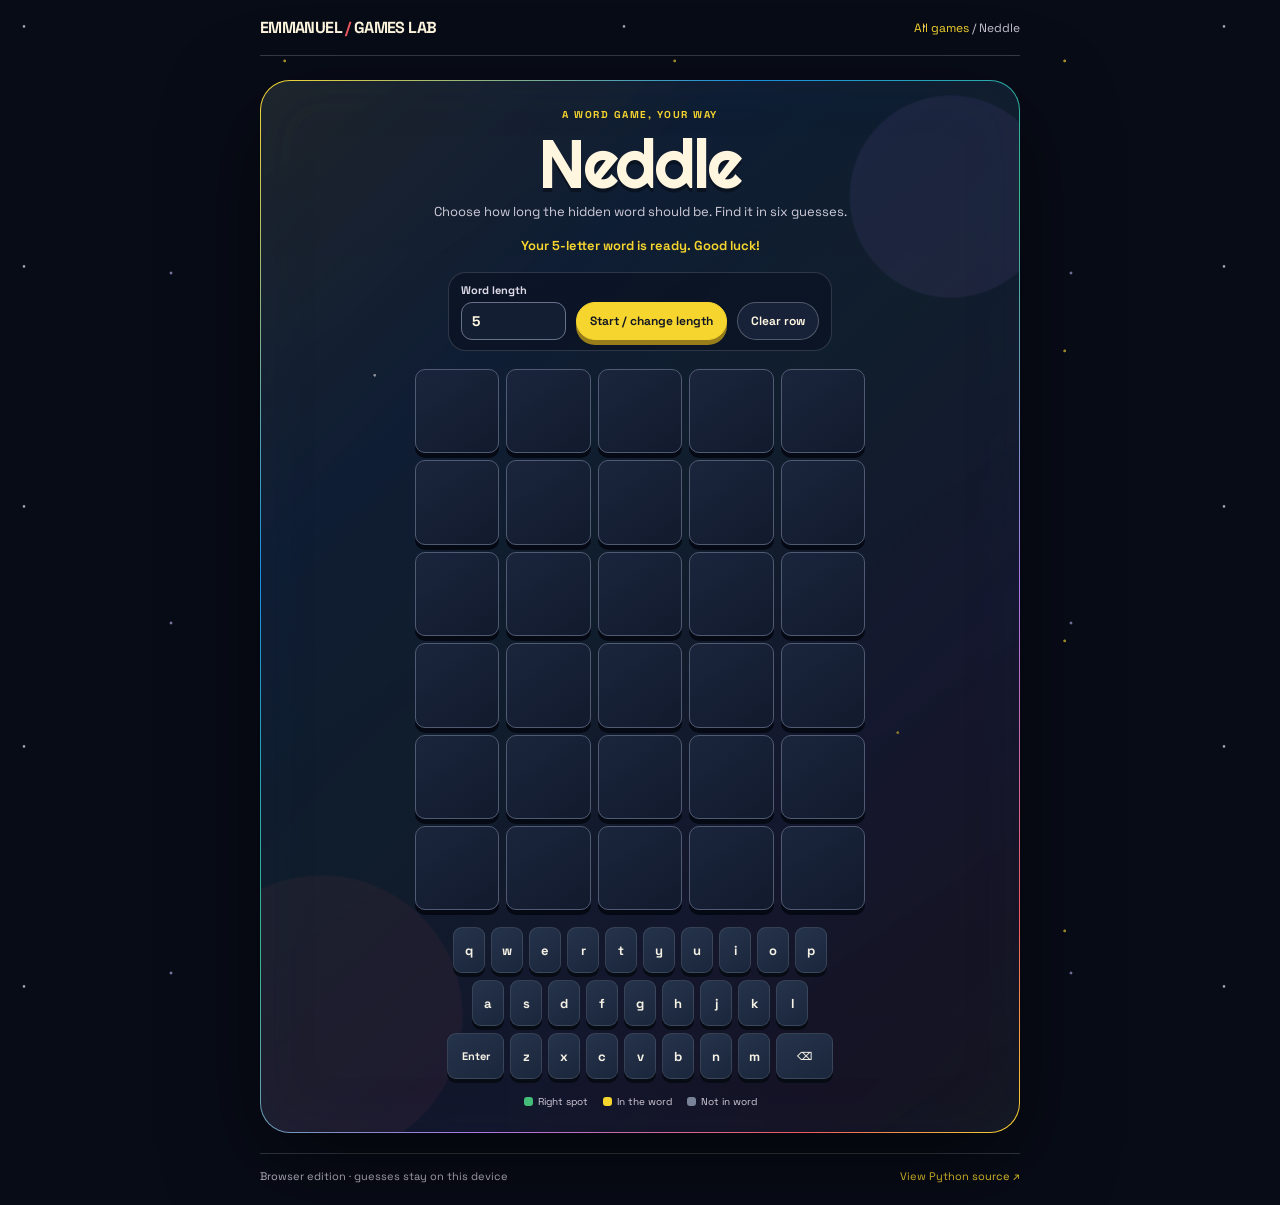
<file: games/neddle/index.html>
<!doctype html>
<html lang="en">
<head>
  <meta charset="utf-8" />
  <meta name="viewport" content="width=device-width, initial-scale=1" />
  <meta name="theme-color" content="#080c17" />
  <meta name="description" content="Play Neddle, a little word puzzle by Emmanuel Acheampong. Pick a word length, solve the clues, and play again." />
  <link rel="preconnect" href="https://fonts.googleapis.com"><link rel="preconnect" href="https://fonts.gstatic.com" crossorigin><link href="https://fonts.googleapis.com/css2?family=Righteous&family=Space+Grotesk:wght@400;500;600;700&display=swap" rel="stylesheet">
  <title>Neddle — Emmanuel Acheampong</title>
  <style>
    :root{--paper:#f6f3ec;--card:#fffdf7;--ink:#1d2821;--muted:#68736b;--line:#dfe3da;--pine:#275845;--coral:#e87556;--green:#618b64;--gold:#dfad4f;--serif:Georgia,"Times New Roman",serif;--sans:Inter,ui-sans-serif,system-ui,-apple-system,"Segoe UI",sans-serif}
    *{box-sizing:border-box}body{margin:0;background:var(--paper);color:var(--ink);font-family:var(--sans)}button,input{font:inherit;color:inherit}.wrap{width:min(710px,calc(100% - 28px));margin:auto}header{display:flex;justify-content:space-between;align-items:center;padding:20px 0;border-bottom:1px solid var(--line)}.brand{font-weight:750;letter-spacing:-.04em}.brand a{text-decoration:none;color:inherit}.brand span{color:var(--coral)}.crumb{font-size:12px;color:var(--muted)}.crumb a{color:var(--pine);text-decoration:none}.hero{text-align:center;padding:29px 0 19px}.kicker{color:var(--pine);font-size:10px;font-weight:800;letter-spacing:.15em;text-transform:uppercase}h1{margin:9px 0 5px;font:500 48px/1 var(--serif);letter-spacing:-.05em}.sub{margin:0;color:var(--muted);font-size:13px}.game{max-width:430px;margin:auto}.status{min-height:24px;margin:0 0 10px;text-align:center;color:var(--pine);font-size:13px;font-weight:650}.board{--size:5;display:grid;grid-template-columns:repeat(var(--size),minmax(0,1fr));gap:6px;width:min(380px,100%);margin:0 auto 18px}.tile{aspect-ratio:1;display:grid;place-items:center;border:1px solid #cfd5cc;border-radius:8px;background:var(--card);font-size:clamp(14px,4vw,22px);font-weight:750;text-transform:uppercase;transition:transform .12s ease,background .15s ease,border-color .15s ease}.tile.filled{border-color:#9aa99c;animation:pop .12s ease}.tile.correct{border-color:var(--green);background:var(--green);color:white}.tile.present{border-color:var(--gold);background:var(--gold);color:#263024}.tile.absent{border-color:#8a928d;background:#8a928d;color:white}@keyframes pop{50%{transform:scale(1.06)}}
    .keyboard{display:grid;gap:6px;margin:0 auto;max-width:425px}.key-row{display:flex;justify-content:center;gap:5px}.key{height:45px;min-width:29px;padding:0 7px;border:0;border-radius:7px;background:#dfe4dc;cursor:pointer;font-size:12px;font-weight:750}.key:hover,.key:focus-visible{outline:2px solid var(--pine);outline-offset:1px}.key.wide{min-width:53px;font-size:10px}.key.correct{background:var(--green);color:white}.key.present{background:var(--gold)}.key.absent{background:#a7ada7;color:white}.controls{display:flex;flex-wrap:wrap;align-items:end;justify-content:center;gap:9px;margin:17px 0 0}.length-control{display:grid;gap:5px;text-align:left;color:var(--muted);font-size:11px;font-weight:700}.length-control input{width:105px;height:38px;padding:0 10px;border:1px solid var(--line);border-radius:10px;background:var(--card);font-size:14px}.utility{min-height:38px;padding:9px 13px;border:1px solid var(--line);border-radius:10px;background:var(--card);cursor:pointer;font-size:12px;font-weight:650}.utility:hover,.utility:focus-visible{border-color:var(--pine);color:var(--pine);outline-color:var(--pine)}.utility.primary{background:var(--pine);color:#fff;border-color:var(--pine)}.utility.primary:hover{background:#1e4536}.utility[hidden]{display:none}.legend{display:flex;justify-content:center;gap:15px;margin:16px 0 0;color:var(--muted);font-size:10px}.legend span{display:inline-flex;align-items:center;gap:5px}.swatch{width:9px;height:9px;border-radius:3px}.swatch.green{background:var(--green)}.swatch.gold{background:var(--gold)}.swatch.gray{background:#8a928d}footer{display:flex;justify-content:space-between;gap:10px;margin-top:22px;padding:15px 0 22px;border-top:1px solid var(--line);color:var(--muted);font-size:11px}footer a{color:var(--pine);text-decoration:none}.sr{position:absolute;width:1px;height:1px;padding:0;margin:-1px;overflow:hidden;clip:rect(0,0,0,0);white-space:nowrap;border:0}
    .confetti{position:fixed;z-index:5;top:-14px;left:var(--x);width:9px;height:14px;border-radius:2px;background:var(--color);pointer-events:none;animation:fall 1.8s ease-in var(--delay) forwards}@keyframes fall{to{transform:translate3d(var(--drift),105vh,0) rotate(760deg);opacity:.15}}
    @media(max-width:450px){.key{height:42px;min-width:25px;padding:0 5px}.key.wide{min-width:44px}.key-row{gap:4px}.board{width:min(340px,100%)}footer{font-size:10px}}
    @media(prefers-reduced-motion:reduce){*,*::before,*::after{scroll-behavior:auto!important;animation-duration:.01ms!important;animation-iteration-count:1!important;transition-duration:.01ms!important}}
  
:root{--night:#080c17;--panel:#111a2d;--cream:#fff6df;--yellow:#f6d52e;--sky:#168fe0;--coral:#ef5960;--teal:#37b88c;--violet:#a978e8;--sans:'Space Grotesk',ui-sans-serif,system-ui,sans-serif;--serif:'Righteous',Georgia,serif}
*{box-sizing:border-box}
html{min-height:100%;background:var(--night)}
body{min-height:100vh;background:var(--night);color:var(--cream);font-family:var(--sans);background-image:radial-gradient(1px 1px at 8% 11%,#fff9 0 1px,transparent 1.7px),radial-gradient(1px 1px at 73% 21%,#f6d52eaa 0 1px,transparent 1.8px),radial-gradient(1.4px 1.4px at 38% 78%,#c9b7ff99 0 1px,transparent 1.8px),radial-gradient(1px 1px at 90% 64%,#fff9 0 1px,transparent 1.7px);background-size:300px 240px,390px 290px,450px 350px,510px 400px;overflow-x:hidden}
body::before{content:"";position:fixed;inset:-18%;z-index:-1;pointer-events:none;opacity:.45;background:radial-gradient(ellipse 90% 65% at -8% 7%,transparent 46%,#168fe0 46.3% 48%,#f6d52e 48.3% 50%,#ef5960 50.3% 52%,#a978e8 52.3% 54%,transparent 54.3%),radial-gradient(ellipse 75% 52% at 108% 95%,transparent 43%,#37b88c 43.3% 45%,#168fe0 45.3% 47%,#f6d52e 47.3% 49%,#ef5960 49.3% 51%,transparent 51.3%);animation:backgroundDrift 24s ease-in-out infinite alternate}
a{color:inherit}button,input{font:inherit}button:focus-visible,a:focus-visible,input:focus-visible{outline:3px solid var(--yellow);outline-offset:4px}
.wrap{position:relative;z-index:0}
header{color:var(--cream);border-bottom:1px solid #ffffff30!important}
.brand a,.brand{color:var(--cream)!important}
.crumb,.tag{color:#c8c5d2!important}
.crumb a{color:var(--yellow)!important}
main{position:relative;isolation:isolate;overflow:hidden;margin:24px auto 0;padding:clamp(22px,4vw,48px);border:1px solid transparent;border-radius:30px;background:linear-gradient(145deg,#10182bed,#0b1021f5) padding-box,linear-gradient(135deg,var(--yellow),var(--sky) 27%,var(--teal) 48%,var(--violet) 70%,var(--coral) 88%,var(--yellow)) border-box;box-shadow:0 30px 90px #0008,inset 0 0 60px #1a315021}
main::before{content:"";position:absolute;inset:0;z-index:-1;pointer-events:none;opacity:.5;background:radial-gradient(circle at 91% 11%,#a978e82b 0 100px,transparent 102px),radial-gradient(circle at 8% 89%,#ef59601d 0 140px,transparent 142px),radial-gradient(1px 1px at 15% 28%,#fff 0 1px,transparent 1.7px),radial-gradient(1px 1px at 84% 62%,#f6d52e 0 1px,transparent 1.7px)}
main>*{position:relative;z-index:1}
h1,h2,.message{font-family:var(--serif)!important;font-weight:400!important;letter-spacing:-.035em}
footer{border-color:#ffffff30!important;color:#c4c0d0!important}
footer a,.footer a{color:var(--yellow)!important}
@keyframes backgroundDrift{from{transform:translate3d(-1%,0,0)}to{transform:translate3d(1%,1%,0)}}
@media(prefers-reduced-motion:reduce){body::before{animation:none!important}}

.wrap{width:min(760px,calc(100% - 28px));margin:auto}
header{padding:17px 0}
main{padding:18px clamp(16px,4vw,40px) 24px}
.hero{text-align:center;padding:9px 0 17px}
.kicker{color:var(--yellow)!important}
h1{font-size:clamp(47px,7vw,68px)!important;color:var(--cream);text-shadow:0 4px #0005}
.sub{color:#d0ccda!important}
.game{max-width:560px;margin:auto}
.status{color:var(--yellow)!important;min-height:25px}
.board{width:min(450px,100%);gap:7px;margin:0 auto 17px}
.tile{border:1px solid #505a72;border-radius:10px;background:linear-gradient(145deg,#1a253c,#121a2d);color:#fff6df;font-size:clamp(15px,4vw,26px);box-shadow:0 5px 0 #050914;transition:transform .2s,border-color .2s,background .2s;transform-style:preserve-3d}
.tile.filled{border-color:var(--yellow);color:#fff9e9;animation:tilePop .2s cubic-bezier(.2,.8,.2,1)}
.tile.correct{border-color:#53c985;background:linear-gradient(145deg,#43bd78,#267b69);color:#061b1a;animation:tileReveal .36s ease-out}
.tile.present{border-color:var(--yellow);background:linear-gradient(145deg,#f6d52e,#e4a943);color:#222031;animation:tileReveal .36s ease-out}
.tile.absent{border-color:#667084;background:linear-gradient(145deg,#657086,#485266);color:#fff}
.keyboard{max-width:490px;gap:7px}
.key-row{gap:6px}
.key{height:46px;min-width:32px;padding:0 8px;border:1px solid #ffffff1c;border-radius:9px;background:linear-gradient(145deg,#25334b,#1a263b);color:#f6f1e5;box-shadow:0 4px 0 #070b14;font-size:13px;transition:transform .15s,background .2s}
.key:hover,.key:focus-visible{outline:2px solid var(--yellow);background:#34445f;transform:translateY(-2px)}
.key.wide{min-width:57px;font-size:11px}
.key.correct{background:#43bd78;color:#061b1a}
.key.present{background:var(--yellow);color:#222031}
.key.absent{background:#596477;color:#e0dfdf}
.controls{margin-top:19px;gap:10px}
.length-control{color:#ded9e7!important}
.length-control input{background:#141e32;color:var(--cream);border-color:#68718a;border-radius:11px}
.utility{border-color:#ffffff40;background:#172239;color:var(--cream);border-radius:30px;transition:transform .2s,background .2s,border-color .2s}
.utility:hover,.utility:focus-visible{border-color:var(--yellow);color:var(--yellow);outline-color:var(--yellow);transform:translateY(-2px)}
.utility.primary{background:var(--yellow);color:#101625;border-color:var(--yellow);box-shadow:0 5px 0 #987d1b}
.utility.primary:hover{background:#ffe76b;color:#111625}
.legend{color:#d2ccda}
.swatch.green{background:#43bd78}.swatch.gold{background:var(--yellow)}.swatch.gray{background:#788398}
footer{margin-top:20px!important}
.confetti{z-index:20}
@keyframes tilePop{50%{transform:scale(1.09)}}
@keyframes tileReveal{0%{transform:rotateX(70deg) scale(.94);filter:brightness(1.35)}100%{transform:rotateX(0) scale(1);filter:none}}
@media(max-width:450px){.wrap{width:calc(100% - 20px)}main{padding:16px 12px 21px}.board{width:min(350px,100%);gap:5px}.key{height:41px;min-width:24px;padding:0 5px}.key.wide{min-width:44px}.key-row{gap:4px}.hero{padding-top:6px}.sub{font-size:12px}.legend{gap:9px;font-size:9px}}
@media(prefers-reduced-motion:reduce){.tile,.key,.utility{animation:none!important;transition:none!important}}

  
main .controls{width:fit-content;max-width:100%;margin:8px auto 18px!important;gap:10px;padding:10px 12px;border:1px solid #ffffff25;border-radius:18px;background:#0b1324cc}

  </style>
</head>
<body>
  <div class="wrap">
    <header><div class="brand"><a href="../index.html">EMMANUEL <span>/</span> GAMES LAB</a></div><div class="crumb"><a href="../index.html">All games</a> / Neddle</div></header>
    <main>
      <section class="hero"><div class="kicker">A word game, your way</div><h1>Neddle</h1><p class="sub">Choose how long the hidden word should be. Find it in six guesses.</p></section>
      <section class="game" aria-label="Neddle word game">
        <p class="status" id="status" role="status" aria-live="polite">Your five-letter word is ready. Good luck!</p>
        <form class="controls" id="settings">
          <label class="length-control" for="wordLength">Word length <input id="wordLength" type="number" min="4" max="8" value="5" inputmode="numeric" aria-describedby="length-help"></label>
          <span class="sr" id="length-help">Choose a length from four to eight letters, then select Start or change length.</span>
          <button class="utility primary" type="submit" id="startGame">Start / change length</button>
          <button class="utility primary" type="button" id="playAgain" hidden>Play again 🎉</button>
          <button class="utility" type="button" id="clear">Clear row</button>
        </form>
        <div class="board" id="board" role="grid" aria-label="Six rows of five letter guesses"></div>
        <div class="keyboard" id="keyboard" role="group" aria-label="On-screen keyboard"></div>
        <div class="legend" aria-label="Feedback key"><span><i class="swatch green"></i>Right spot</span><span><i class="swatch gold"></i>In the word</span><span><i class="swatch gray"></i>Not in word</span></div>
      </section>
    </main>
    <footer><span>Browser edition · guesses stay on this device</span><a href="https://github.com/emmanuelacheampong0/emmanuelacheampong0/blob/main/games/neddle/neddle.py">View Python source ↗</a></footer>
  </div>
  <script>
    const WORDS={
      4:["dawn","leaf","moon","star","tree","wave"],
      5:["apple","bloom","brick","cheer","crane","dream","fresh","grape","light","ocean","plant","quiet","slate","smile","toast","train"],
      6:["bright","coding","design","forest","friend","garden","health","impact","orange","people","planet","puzzle","wonder"],
      7:["balance","curious","culture","explore","finance","imagine","insight","journey","rainbow","playful","product","texture"],
      8:["building","computer","creative","friendly","kindness","learning","movement","research","sunlight"]
    };
    const MAX=6, MARK={correct:"🟩",present:"🟨",absent:"⬜"};
    let answer="", row=0, guess="", ended=false, history=[], SIZE=5;
    const $=id=>document.getElementById(id);
    function pickWord(){const pool=WORDS[SIZE];return pool[Math.floor(Math.random()*pool.length)];}
    function scoreGuess(input,target){
      const result=Array(SIZE).fill("absent"),remaining={};
      for(let i=0;i<SIZE;i++){if(input[i]===target[i])result[i]="correct";else remaining[target[i]]=(remaining[target[i]]||0)+1;}
      for(let i=0;i<SIZE;i++){if(result[i]==="correct")continue;if(remaining[input[i]]>0){result[i]="present";remaining[input[i]]--;}}
      return result;
    }
    function drawBoard(){
      const board=$("board");board.replaceChildren();board.style.setProperty("--size",SIZE);
      board.setAttribute("aria-label",MAX+" rows of "+SIZE+" letter guesses");
      for(let r=0;r<MAX;r++)for(let c=0;c<SIZE;c++){
        const tile=document.createElement("div");tile.className="tile";tile.setAttribute("role","gridcell");
        tile.setAttribute("aria-label","Row "+(r+1)+", letter "+(c+1)+", empty");
        if(history[r]){tile.textContent=history[r].guess[c];tile.classList.add(history[r].marks[c]);tile.setAttribute("aria-label",history[r].guess[c].toUpperCase()+", "+history[r].marks[c]);}
        else if(r===row&&guess[c]){tile.textContent=guess[c];tile.classList.add("filled");tile.setAttribute("aria-label","Row "+(r+1)+", letter "+(c+1)+", "+guess[c].toUpperCase());}
        board.append(tile);
      }
    }
    function buildKeyboard(){
      const rows=["qwertyuiop","asdfghjkl","zxcvbnm"],keyboard=$("keyboard");keyboard.replaceChildren();
      rows.forEach((letters,index)=>{
        const line=document.createElement("div");line.className="key-row";
        if(index===2)line.append(makeKey("Enter","wide",submit));
        for(const letter of letters)line.append(makeKey(letter,"",()=>press(letter)));
        if(index===2)line.append(makeKey("⌫","wide",backspace));keyboard.append(line);
      });
    }
    function makeKey(label,extra,action){const button=document.createElement("button");button.type="button";button.className="key "+extra;button.textContent=label;if(/^[a-z]$/.test(label))button.dataset.letter=label;button.setAttribute("aria-label",label==="⌫"?"Backspace":label);button.addEventListener("click",action);return button;}
    function press(letter){if(ended||guess.length>=SIZE)return;guess+=letter;drawBoard();}
    function backspace(){if(ended)return;guess=guess.slice(0,-1);drawBoard();}
    function submit(){
      if(ended)return;
      if(guess.length!==SIZE){setStatus("Your guess needs "+SIZE+" letters.");return;}
      const marks=scoreGuess(guess,answer);history[row]={guess,marks};updateKeys(guess,marks);
      if(guess===answer){ended=true;drawBoard();$("playAgain").hidden=false;setStatus("Congratulations! You found the "+SIZE+"-letter word in "+(row+1)+" "+(row===0?"guess":"guesses")+"! 🎉");celebrate();return;}
      row++;guess="";
      if(row===MAX){ended=true;drawBoard();$("playAgain").hidden=false;setStatus("The last guess is in. The word was "+answer.toUpperCase()+". Try another round!");return;}
      setStatus("A new clue is ready.");drawBoard();
    }
    function updateKeys(word,marks){
      const rank={absent:1,present:2,correct:3};
      word.split("").forEach((letter,index)=>{
        const key=Array.from($("keyboard").querySelectorAll(".key")).find(button=>button.dataset.letter===letter);if(!key)return;
        const next=marks[index],old=Array.from(key.classList).find(x=>rank[x]);if(!old||rank[next]>rank[old]){key.classList.remove("correct","present","absent");key.classList.add(next);}
      });
    }
    function setStatus(text){$("status").textContent=text;}
    function startGame(event){
      if(event)event.preventDefault();
      const requested=Number($("wordLength").value);
      if(!Number.isInteger(requested)||!WORDS[requested]){setStatus("Choose a word length from 4 to 8.");$("wordLength").focus();return;}
      SIZE=requested;newGame(true);
    }
    function newGame(showReady){
      answer=pickWord();row=0;guess="";ended=false;history=[];$("playAgain").hidden=true;buildKeyboard();drawBoard();
      setStatus(showReady?"New "+SIZE+"-letter word ready. Good luck!":"Your "+SIZE+"-letter word is ready. Good luck!");
    }
    function celebrate(){
      if(window.matchMedia&&window.matchMedia("(prefers-reduced-motion: reduce)").matches)return;
      const colors=["#e87556","#618b64","#dfad4f","#8a68b5","#f0d863"];
      for(let i=0;i<36;i++){const bit=document.createElement("i");bit.className="confetti";bit.setAttribute("aria-hidden","true");bit.style.setProperty("--x",Math.random()*100+"vw");bit.style.setProperty("--drift",(Math.random()*180-90)+"px");bit.style.setProperty("--delay",Math.random()*.35+"s");bit.style.setProperty("--color",colors[i%colors.length]);document.body.append(bit);window.setTimeout(()=>bit.remove(),2400);}
    }
    $("settings").addEventListener("submit",startGame);
    $("playAgain").addEventListener("click",()=>newGame(false));
    $("clear").addEventListener("click",()=>{if(!ended){guess="";drawBoard();setStatus("Current row cleared.");}});
    document.addEventListener("keydown",event=>{if(event.target instanceof HTMLButtonElement&&["Enter"," "].includes(event.key))return;if(event.target===$("wordLength"))return;if(event.key==="Enter"){event.preventDefault();submit();}else if(event.key==="Backspace")backspace();else if(/^[a-zA-Z]$/.test(event.key))press(event.key.toLowerCase());});
    newGame(false);
  </script>
</body>
</html>
</file>
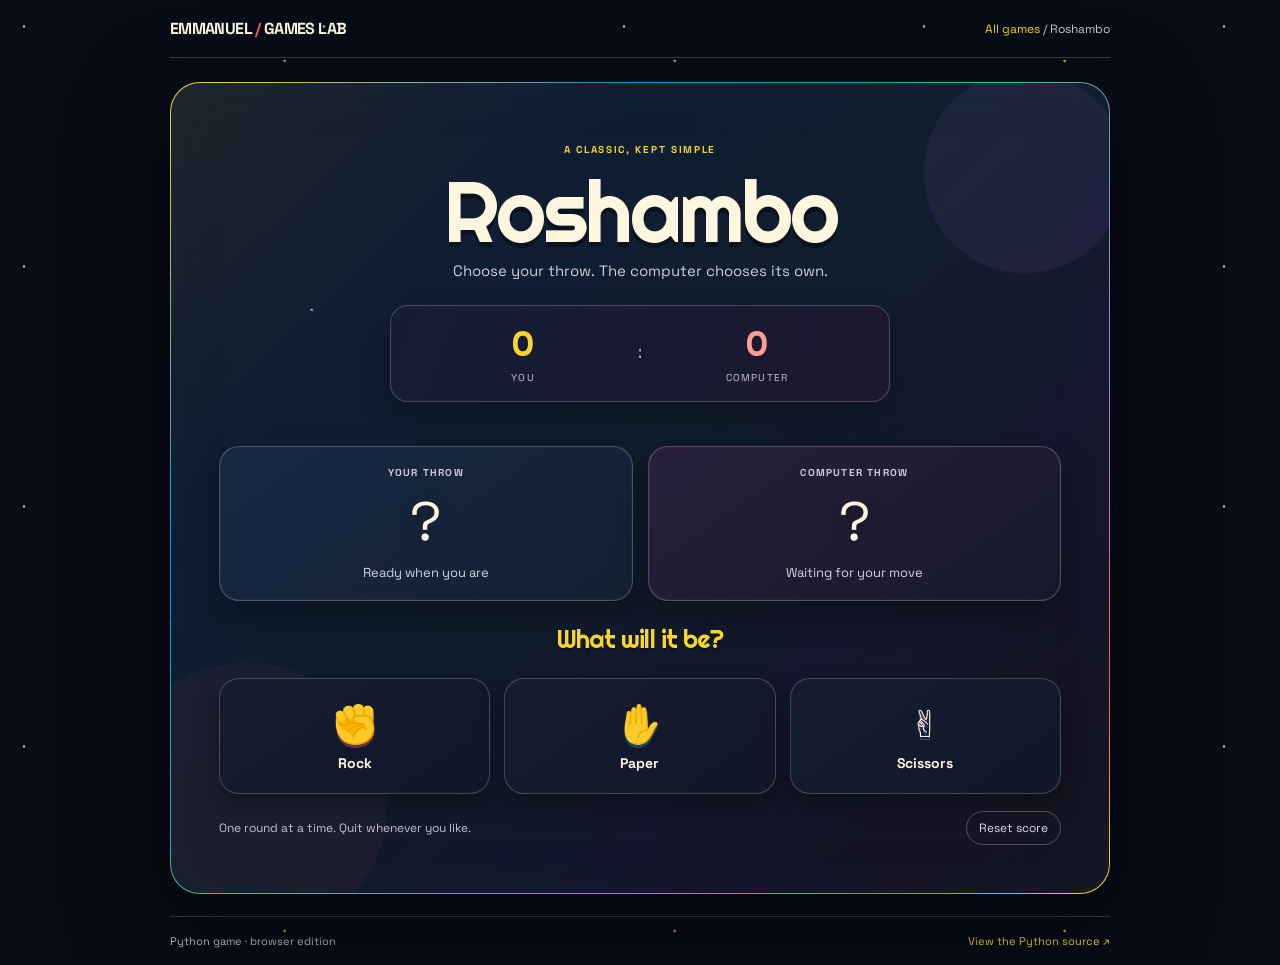
<file: games/roshambo/index.html>
<!doctype html>
<html lang="en">
<head>
  <meta charset="utf-8" />
  <meta name="viewport" content="width=device-width, initial-scale=1" />
  <meta name="theme-color" content="#080c17" />
  <link rel="preconnect" href="https://fonts.googleapis.com"><link rel="preconnect" href="https://fonts.gstatic.com" crossorigin><link href="https://fonts.googleapis.com/css2?family=Righteous&family=Space+Grotesk:wght@400;500;600;700&display=swap" rel="stylesheet">
  <title>Roshambo — Emmanuel Acheampong</title>
  <style>
    :root{--paper:#f6f3ec;--card:#fffdf7;--ink:#1d2821;--muted:#68736b;--line:#dfe3da;--pine:#275845;--coral:#e87556;--pale:#e4efe4;--serif:Georgia,"Times New Roman",serif;--sans:Inter,ui-sans-serif,system-ui,-apple-system,"Segoe UI",sans-serif}*{box-sizing:border-box}body{margin:0;background:var(--paper);color:var(--ink);font-family:var(--sans)}button{font:inherit;color:inherit}.wrap{width:min(940px,calc(100% - 32px));margin:auto}header{display:flex;justify-content:space-between;align-items:center;padding:21px 0;border-bottom:1px solid var(--line)}.brand{font-weight:750;letter-spacing:-.04em}.brand a{text-decoration:none}.crumb{color:var(--muted);font-size:12px}.crumb a{color:var(--pine);text-decoration:none}.hero{text-align:center;padding:48px 0 25px}.kicker{color:var(--pine);font-size:11px;font-weight:800;letter-spacing:.15em;text-transform:uppercase}h1{margin:12px 0 7px;font:500 clamp(42px,7vw,68px)/1 var(--serif);letter-spacing:-.05em}.sub{margin:0;color:var(--muted);font-size:15px}.scoreboard{display:grid;grid-template-columns:1fr auto 1fr;align-items:center;max-width:480px;margin:26px auto 0;padding:15px 19px;border:1px solid var(--line);border-radius:16px;background:var(--card)}.score{text-align:center}.score strong{display:block;font:500 28px var(--serif)}.score span{color:var(--muted);font-size:10px;letter-spacing:.12em;text-transform:uppercase}.dash{color:#a7b1a8;font:16px ui-monospace,monospace}.arena{display:grid;grid-template-columns:1fr 1fr;gap:13px;margin:22px 0}.player{min-height:140px;display:flex;flex-direction:column;align-items:center;justify-content:center;gap:8px;border:1px solid var(--line);border-radius:18px;background:var(--card)}.player span{color:var(--muted);font-size:10px;font-weight:750;letter-spacing:.12em;text-transform:uppercase}.player strong{font-size:43px;font-weight:400}.player em{color:var(--muted);font-size:13px;font-style:normal}.message{min-height:30px;text-align:center;font:500 20px var(--serif)}.throws{display:grid;grid-template-columns:repeat(3,1fr);gap:11px;margin:22px 0 18px}.throw{min-height:105px;border:1px solid var(--line);border-radius:17px;background:var(--card);cursor:pointer;transition:transform .15s ease,border-color .15s ease,background .15s ease}.throw:hover,.throw:focus-visible{transform:translateY(-3px);border-color:var(--pine);background:#f1f6ed;outline:0}.throw:focus-visible{box-shadow:0 0 0 3px #27584530}.throw span{display:block;font-size:31px}.throw strong{display:block;margin-top:6px;font-size:13px}.bottom{display:flex;justify-content:space-between;align-items:center;gap:12px;color:var(--muted);font-size:12px}.reset{padding:8px 12px;border:1px solid var(--line);border-radius:10px;background:transparent;cursor:pointer}.reset:hover{border-color:var(--pine);color:var(--pine)}footer{margin-top:30px;padding:17px 0;border-top:1px solid var(--line);display:flex;justify-content:space-between;gap:10px;color:var(--muted);font-size:11px}footer a{color:var(--pine);text-decoration:none}@media(max-width:520px){.hero{padding-top:36px}.player{min-height:120px}.throw{min-height:90px}.bottom{align-items:flex-start;flex-direction:column}}
  
:root{--night:#080c17;--panel:#111a2d;--cream:#fff6df;--yellow:#f6d52e;--sky:#168fe0;--coral:#ef5960;--teal:#37b88c;--violet:#a978e8;--sans:'Space Grotesk',ui-sans-serif,system-ui,sans-serif;--serif:'Righteous',Georgia,serif}
*{box-sizing:border-box}
html{min-height:100%;background:var(--night)}
body{min-height:100vh;background:var(--night);color:var(--cream);font-family:var(--sans);background-image:radial-gradient(1px 1px at 8% 11%,#fff9 0 1px,transparent 1.7px),radial-gradient(1px 1px at 73% 21%,#f6d52eaa 0 1px,transparent 1.8px),radial-gradient(1.4px 1.4px at 38% 78%,#c9b7ff99 0 1px,transparent 1.8px),radial-gradient(1px 1px at 90% 64%,#fff9 0 1px,transparent 1.7px);background-size:300px 240px,390px 290px,450px 350px,510px 400px;overflow-x:hidden}
body::before{content:"";position:fixed;inset:-18%;z-index:-1;pointer-events:none;opacity:.45;background:radial-gradient(ellipse 90% 65% at -8% 7%,transparent 46%,#168fe0 46.3% 48%,#f6d52e 48.3% 50%,#ef5960 50.3% 52%,#a978e8 52.3% 54%,transparent 54.3%),radial-gradient(ellipse 75% 52% at 108% 95%,transparent 43%,#37b88c 43.3% 45%,#168fe0 45.3% 47%,#f6d52e 47.3% 49%,#ef5960 49.3% 51%,transparent 51.3%);animation:backgroundDrift 24s ease-in-out infinite alternate}
a{color:inherit}button,input{font:inherit}button:focus-visible,a:focus-visible,input:focus-visible{outline:3px solid var(--yellow);outline-offset:4px}
.wrap{position:relative;z-index:0}
header{color:var(--cream);border-bottom:1px solid #ffffff30!important}
.brand a,.brand{color:var(--cream)!important}
.crumb,.tag{color:#c8c5d2!important}
.crumb a{color:var(--yellow)!important}
main{position:relative;isolation:isolate;overflow:hidden;margin:24px auto 0;padding:clamp(22px,4vw,48px);border:1px solid transparent;border-radius:30px;background:linear-gradient(145deg,#10182bed,#0b1021f5) padding-box,linear-gradient(135deg,var(--yellow),var(--sky) 27%,var(--teal) 48%,var(--violet) 70%,var(--coral) 88%,var(--yellow)) border-box;box-shadow:0 30px 90px #0008,inset 0 0 60px #1a315021}
main::before{content:"";position:absolute;inset:0;z-index:-1;pointer-events:none;opacity:.5;background:radial-gradient(circle at 91% 11%,#a978e82b 0 100px,transparent 102px),radial-gradient(circle at 8% 89%,#ef59601d 0 140px,transparent 142px),radial-gradient(1px 1px at 15% 28%,#fff 0 1px,transparent 1.7px),radial-gradient(1px 1px at 84% 62%,#f6d52e 0 1px,transparent 1.7px)}
main>*{position:relative;z-index:1}
h1,h2,.message{font-family:var(--serif)!important;font-weight:400!important;letter-spacing:-.035em}
footer{border-color:#ffffff30!important;color:#c4c0d0!important}
footer a,.footer a{color:var(--yellow)!important}
@keyframes backgroundDrift{from{transform:translate3d(-1%,0,0)}to{transform:translate3d(1%,1%,0)}}
@media(prefers-reduced-motion:reduce){body::before{animation:none!important}}

.wrap{width:min(940px,calc(100% - 32px));margin:auto}
header{padding:18px 0}
.hero{text-align:center;padding:12px 0 24px}
.kicker{color:var(--yellow)!important;font-size:10px;letter-spacing:.17em}
h1{font-size:clamp(54px,8vw,86px)!important;color:var(--cream);text-shadow:0 5px #0006}
.sub{color:#d1ccda!important;font-size:15px}
.scoreboard{max-width:500px;margin:25px auto 0;padding:15px 20px;border:1px solid #ffffff37;border-radius:18px;background:linear-gradient(110deg,#151d34,#1c1830);box-shadow:0 12px 28px #0004}
.score strong{font-family:var(--serif)!important;font-size:35px;color:var(--yellow)}
.score:last-child strong{color:#ff9b93}
.score span{color:#c6c2d1!important}
.dash{color:#b9afc8!important}
.arena{gap:15px;margin:20px 0 22px}
.player{min-height:155px;border:1px solid #ffffff38;border-radius:20px;background:linear-gradient(145deg,#151e34,#11172a);box-shadow:inset 0 0 0 1px #ffffff08,0 14px 32px #0005;transition:transform .3s,border-color .3s}
.player:first-child{background:linear-gradient(145deg,#172843,#142133)}
.player:nth-child(2){background:linear-gradient(145deg,#28203b,#17192b)}
.player span{color:#d0cadd!important}
.player strong{font-size:54px!important;filter:drop-shadow(0 5px 8px #0005);animation:handFloat 3.6s ease-in-out infinite}
.player:nth-child(2) strong{animation-delay:-1.2s}
.player em{color:#d4d0de!important}
.message{min-height:38px;color:var(--yellow);font-size:25px!important;text-shadow:0 3px #0004}
.throws{gap:14px;margin:17px 0}
.throw{min-height:116px;border:1px solid #ffffff35;border-radius:20px;background:linear-gradient(145deg,#151d31,#101728);color:var(--cream);box-shadow:0 12px 24px #0005;transition:transform .25s cubic-bezier(.2,.8,.2,1),box-shadow .25s,border-color .25s}
.throw:hover,.throw:focus-visible{transform:translateY(-7px) rotate(-1deg);border-color:var(--yellow);background:#18233a;box-shadow:0 20px 35px #0007,0 0 0 4px #f6d52e15}
.throw[data-choice="r"] span{filter:drop-shadow(0 3px 0 #ef596066)}
.throw[data-choice="p"] span{filter:drop-shadow(0 3px 0 #168fe066)}
.throw[data-choice="s"] span{filter:drop-shadow(0 3px 0 #a978e866)}
.throw span{font-size:37px}
.throw strong{color:var(--cream);font-size:14px}
.bottom{color:#c4c0ce!important}
.reset{border-color:#ffffff40!important;border-radius:30px!important;color:#ded9e7!important}
.reset:hover{border-color:var(--yellow)!important;color:var(--yellow)!important}
footer{margin-top:22px!important}
@keyframes handFloat{0%,100%{transform:translateY(0) rotate(-3deg)}50%{transform:translateY(-6px) rotate(3deg)}}
@media(max-width:520px){main{padding:22px 15px}.hero{padding-top:8px}.player{min-height:125px}.player strong{font-size:43px!important}.throw{min-height:94px}.throws{gap:8px}.bottom{font-size:10px}.wrap{width:min(940px,calc(100% - 24px))}}
@media(prefers-reduced-motion:reduce){.player strong{animation:none!important}}

  </style>
</head>
<body>
  <div class="wrap">
    <header><div class="brand"><a href="../index.html">EMMANUEL <span style="color:var(--coral)">/</span> GAMES LAB</a></div><div class="crumb"><a href="../index.html">All games</a> / Roshambo</div></header>
    <main>
      <section class="hero"><div class="kicker">A classic, kept simple</div><h1>Roshambo</h1><p class="sub">Choose your throw. The computer chooses its own.</p>
        <div class="scoreboard" aria-label="Scoreboard"><div class="score"><strong id="playerScore">0</strong><span>You</span></div><div class="dash">:</div><div class="score"><strong id="computerScore">0</strong><span>Computer</span></div></div>
      </section>
      <section class="arena" aria-live="polite" aria-label="Latest round"><div class="player"><span>Your throw</span><strong id="playerIcon">?</strong><em id="playerName">Ready when you are</em></div><div class="player"><span>Computer throw</span><strong id="computerIcon">?</strong><em id="computerName">Waiting for your move</em></div></section>
      <div class="message" id="message" role="status" aria-live="polite">What will it be?</div>
      <div class="throws" role="group" aria-label="Choose your throw"><button class="throw" data-choice="r"><span aria-hidden="true">✊</span><strong>Rock</strong></button><button class="throw" data-choice="p"><span aria-hidden="true">✋</span><strong>Paper</strong></button><button class="throw" data-choice="s"><span aria-hidden="true">✌️</span><strong>Scissors</strong></button></div>
      <div class="bottom"><span>One round at a time. Quit whenever you like.</span><button class="reset" id="reset" type="button">Reset score</button></div>
    </main>
    <footer><span>Python game · browser edition</span><a href="https://github.com/emmanuelacheampong0/emmanuelacheampong0/blob/main/games/roshambo/roshambo.py">View the Python source ↗</a></footer>
  </div>
  <script>
    const throws={r:{name:"Rock",icon:"✊"},p:{name:"Paper",icon:"✋"},s:{name:"Scissors",icon:"✌️"}};
    const beats={r:"s",p:"r",s:"p"};
    const score={player:0,computer:0};
    const $=(id)=>document.getElementById(id);
    function play(player){
      const keys=Object.keys(throws), computer=keys[Math.floor(Math.random()*keys.length)];
      $("playerIcon").textContent=throws[player].icon; $("playerName").textContent=throws[player].name;
      $("computerIcon").textContent=throws[computer].icon; $("computerName").textContent=throws[computer].name;
      if(player===computer) $("message").textContent="A tie. We go again.";
      else if(beats[player]===computer){score.player++;$("message").textContent="Your point. Nice throw.";}
      else {score.computer++;$("message").textContent="The computer takes this one.";}
      $("playerScore").textContent=score.player; $("computerScore").textContent=score.computer;
    }
    document.querySelectorAll("[data-choice]").forEach(button=>button.addEventListener("click",()=>play(button.dataset.choice)));
    $("reset").addEventListener("click",()=>{score.player=0;score.computer=0;$("playerScore").textContent="0";$("computerScore").textContent="0";$("playerIcon").textContent="?";$("computerIcon").textContent="?";$("playerName").textContent="Ready when you are";$("computerName").textContent="Waiting for your move";$("message").textContent="Score reset. What will it be?";});
  </script>
</body>
</html>
</file>
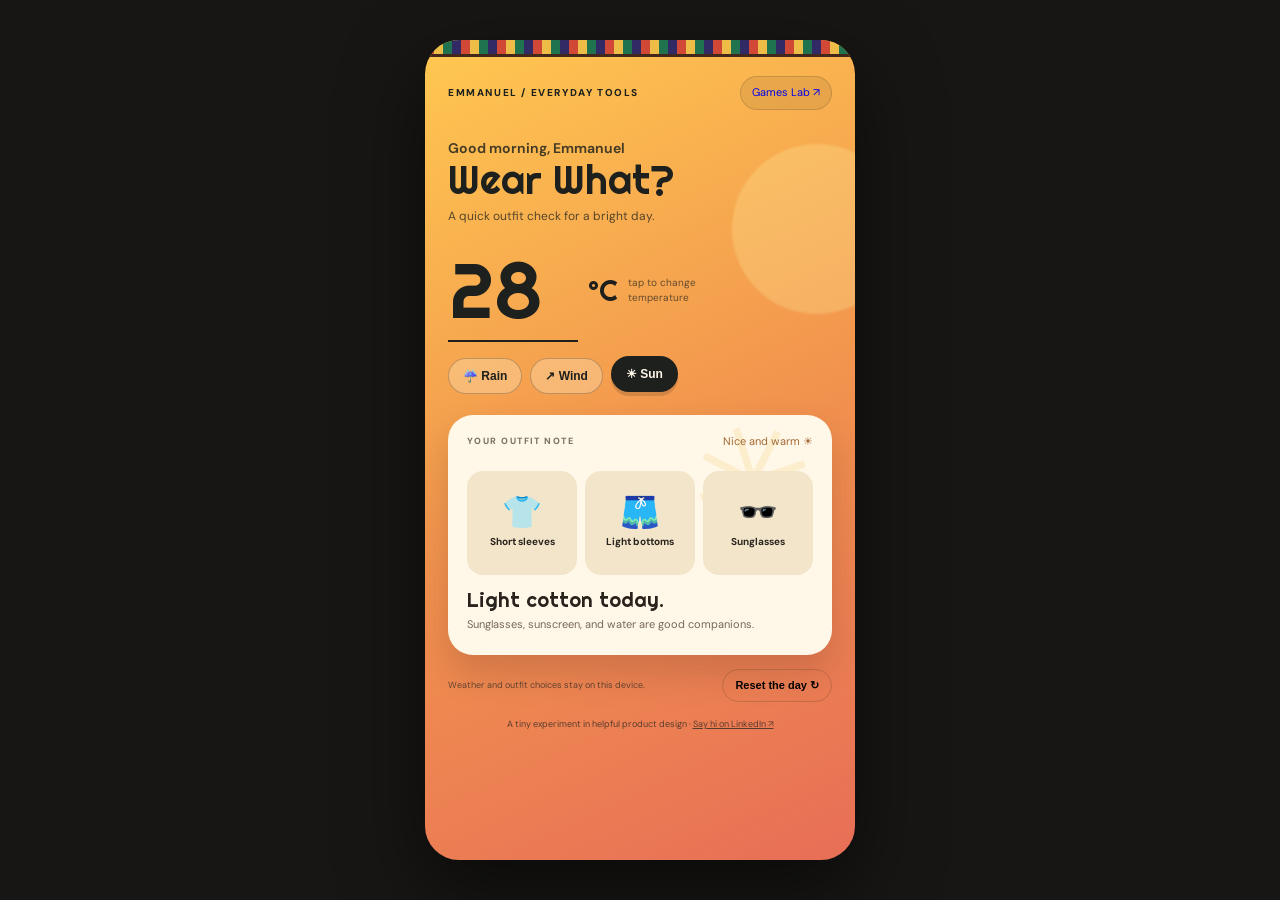
<file: games/wear-what/index.html>
<!doctype html><html lang="en"><head><meta charset="utf-8"><meta name="viewport" content="width=device-width,initial-scale=1,viewport-fit=cover"><meta name="theme-color" content="#edbd55"><title>Wear What? — Emmanuel Acheampong</title><link rel="preconnect" href="https://fonts.googleapis.com"><link rel="preconnect" href="https://fonts.gstatic.com" crossorigin><link href="https://fonts.googleapis.com/css2?family=DM+Sans:wght@400;500;600;700&family=Righteous&display=swap" rel="stylesheet"><style>
:root{--ink:#1d201d;--paper:#fff7e8;--gold:#e7ad3b;--green:#1e775f;--coral:#dc684e;--sky:#527e9c}*{box-sizing:border-box}body{margin:0;min-height:100vh;display:grid;place-items:center;padding:18px;background:#171614;color:var(--ink);font:15px/1.45 'DM Sans',sans-serif}.phone{position:relative;width:min(100%,430px);min-height:min(820px,calc(100vh - 36px));overflow:hidden;border-radius:34px;background:linear-gradient(155deg,#ffc850,#f1914e 54%,#e76e57);box-shadow:0 30px 80px #0008;transition:background .5s}.phone.rain{background:linear-gradient(155deg,#263960,#334b62 55%,#55766d);color:#fff9e9}.phone.cool{background:linear-gradient(155deg,#e9ddc8,#f9efd9 58%,#e8c8a0)}.kente{height:17px;background:repeating-linear-gradient(90deg,#d14837 0 9px,#edbd48 9px 18px,#20734f 18px 27px,#322a64 27px 36px);border-bottom:3px solid #42271a}.top{display:flex;align-items:center;justify-content:space-between;padding:19px 23px 8px}.brand{font-size:10px;letter-spacing:.16em;font-weight:800}.top a{font-size:11px;text-decoration:none;background:#1c201d14;border:1px solid #1c201d29;border-radius:99px;padding:8px 11px}.content{padding:12px 23px 28px}.hello{font-size:14px;font-weight:650;opacity:.82;margin:8px 0 2px}.title{font:40px/1 'Righteous',sans-serif;margin:0}.weatherline{font-size:12px;opacity:.74;margin:8px 0 14px}.temperature{display:flex;align-items:center;gap:10px;margin:9px 0 16px}.temperature input{width:130px;border:0;border-bottom:2px solid currentColor;background:transparent;color:inherit;font:78px/.95 'Righteous',sans-serif;outline:none}.temperature input:focus-visible{outline:3px solid currentColor;outline-offset:5px;border-radius:5px}.degree{font:29px 'Righteous'}.unit{font-size:10px;opacity:.68;max-width:70px}.chips{display:flex;gap:8px;flex-wrap:wrap;margin:14px 0 21px}.chip{border:1px solid #1e201f42;border-radius:99px;padding:10px 14px;background:#fff3d54a;color:inherit;font-size:12px;font-weight:700;cursor:pointer;transition:.2s}.chip[aria-pressed=true]{background:#1d201d;color:#fff7e8;transform:translateY(-2px);box-shadow:0 4px 0 #0002}.rain .chip{border-color:#ffffff65;background:#ffffff14}.rain .chip[aria-pressed=true]{background:#f4d45c;color:#25231d}.card{position:relative;overflow:hidden;min-height:240px;padding:19px;border-radius:25px;background:var(--paper);color:#28231c;box-shadow:0 18px 35px #2e1a172b}.card::before{content:'✳';position:absolute;right:15px;top:-39px;color:#edbd48;font-size:150px;opacity:.16;transform:rotate(-18deg)}.card-head{position:relative;z-index:1;display:flex;justify-content:space-between;align-items:center}.card-head small{font-size:9px;letter-spacing:.16em;color:#787265;font-weight:800}.card-head span{color:#a26935;font-size:11px}.outfits{position:relative;z-index:1;display:grid;grid-template-columns:repeat(3,1fr);gap:8px;margin:21px 0 13px}.item{min-height:104px;border-radius:16px;background:#f2e5ca;display:flex;flex-direction:column;align-items:center;justify-content:center;gap:7px;text-align:center}.item .icon{font-size:32px;line-height:1}.item b{font-size:10px}.advice{position:relative;z-index:1;font:20px/1.2 'Righteous',sans-serif;margin:12px 0 5px}.tip{position:relative;z-index:1;margin:0;font-size:11px;color:#75685a}.refresh{display:flex;justify-content:space-between;align-items:center;margin-top:14px}.refresh button{border:1px solid #32291f33;border-radius:99px;background:none;padding:9px 12px;font-size:11px;font-weight:700;cursor:pointer}.refresh small{font-size:9px;opacity:.65}.foot{text-align:center;margin:16px 0 0;font-size:9px;opacity:.7}.foot a{color:inherit}.sun{position:absolute;width:170px;height:170px;border-radius:50%;background:#fff1a742;right:-47px;top:104px;filter:blur(1px);pointer-events:none}.rain .sun{background:#c0eaff18;box-shadow:0 0 0 26px #c0eaff0b}.cool .sun{background:#d98d4d22}@media(max-height:720px){.phone{min-height:0}.content{padding-top:4px}.temperature input{font-size:65px}.card{min-height:215px}.outfits{margin:14px 0 10px}.item{min-height:89px}}@media(prefers-reduced-motion:reduce){*,*::before,*::after{transition:none!important}}
</style></head><body><main class="phone" id="phone"><div class="sun" aria-hidden="true"></div><div class="kente" aria-hidden="true"></div><header class="top"><span class="brand">EMMANUEL / EVERYDAY TOOLS</span><a href="../index.html">Games Lab ↗</a></header><div class="content"><p class="hello" id="greeting">Good morning, Emmanuel</p><h1 class="title">Wear What?</h1><p class="weatherline" id="weatherline">A quick outfit check for whatever the sky has planned.</p><label class="temperature"><input id="temp" type="number" min="-20" max="55" value="28" aria-label="Temperature in degrees Celsius"><span class="degree">°C</span><span class="unit">tap to change<br>temperature</span></label><div class="chips" role="group" aria-label="Today's weather"><button class="chip" type="button" data-weather="rain" aria-pressed="false">☔ Rain</button><button class="chip" type="button" data-weather="wind" aria-pressed="false">↗ Wind</button><button class="chip" type="button" data-weather="sun" aria-pressed="true">☀ Sun</button></div><section class="card" aria-live="polite"><div class="card-head"><small>YOUR OUTFIT NOTE</small><span id="mood">Nice and warm ☀</span></div><div class="outfits" id="outfits"></div><h2 class="advice" id="advice">Light cotton today.</h2><p class="tip" id="tip">Keep water nearby and enjoy the sunshine.</p></section><div class="refresh"><small>Weather and outfit choices stay on this device.</small><button type="button" id="reset">Reset the day ↻</button></div><p class="foot">A tiny experiment in helpful product design · <a href="https://www.linkedin.com/in/emmanuel-acheampong0/" target="_blank" rel="noopener noreferrer">Say hi on LinkedIn ↗</a></p></div></main><script>
(()=>{const $=s=>document.querySelector(s),phone=$('#phone'),temp=$('#temp'),state={rain:false,wind:false,sun:true};const icons={shirt:'👕',shorts:'🩳',dress:'👗',cardigan:'🧥',coat:'🧣',umbrella:'☂️',wind:'🧥',sunglasses:'🕶️',cap:'🧢',shoes:'👟',water:'💧'};function add(outfit,icon,label){outfit.push({icon,label});}function render(){let t=Number(temp.value);if(!Number.isFinite(t)){t=20;}t=Math.max(-20,Math.min(55,t));const outfit=[];let mood,headline,tip;if(t>=32){mood='Hot today 🔥';add(outfit,icons.shirt,'Breathable cotton');add(outfit,icons.shorts,'Shorts / light skirt');add(outfit,icons.water,'Drink water');headline='Keep it light and breathable.';tip='Take shade breaks and keep water nearby.'}else if(t>=27){mood='Nice and warm ☀';add(outfit,icons.shirt,'Short sleeves');add(outfit,icons.shorts,'Light bottoms');add(outfit,icons.cap,'Shade');headline='Light cotton today.';tip='A cap and water make the warm hours easier.'}else if(t>=20){mood='Pleasant weather 🙂';add(outfit,icons.shirt,'Light shirt');add(outfit,'👖','Jeans / skirt');add(outfit,icons.cardigan,'Evening layer');headline='Easy layers will work well.';tip='Bring a light layer for later.'}else if(t>=10){mood='A little chilly 🧥';add(outfit,icons.cardigan,'Sweater');add(outfit,'👖','Long trousers');add(outfit,icons.coat,'Jacket');headline='Bring a warm layer.';tip='A hoodie or jacket will feel good outside.'}else{mood='Bundle up ❄';add(outfit,icons.coat,'Warm coat');add(outfit,icons.cardigan,'Scarf + gloves');add(outfit,icons.shoes,'Closed shoes');headline='Warm layers, from head to toe.';tip='Cover your hands and keep your feet warm.'}
 const baseCount=outfit.length; if(state.rain){add(outfit,icons.umbrella,'Rain layer');tip='Bring an umbrella or raincoat; choose shoes that can get wet.'}if(state.wind){add(outfit,icons.wind,'Windbreaker');if(!state.rain)tip='A windbreaker helps; skip the loose hat.'}if(state.sun&&t>=24){add(outfit,icons.sunglasses,'Sunglasses');add(outfit,icons.cap,'Sun protection');if(!state.rain&&!state.wind)tip='Sunglasses, sunscreen, and water are good companions.'}
 phone.classList.toggle('rain',state.rain);phone.classList.toggle('cool',!state.rain&&t<20);$('#mood').textContent=mood;$('#advice').textContent=headline;$('#tip').textContent=tip;$('#weatherline').textContent=state.rain?'Clouds are visiting—dress for a little splash.':state.wind?'A breeze is in the mix. Keep your layers close.':state.sun?'A quick outfit check for a bright day.':'A quick outfit check for whatever the sky has planned.';const extras=outfit.slice(baseCount),featured=outfit.slice(0,baseCount).slice(0,2);if(extras.length)featured.push(extras[0]);else if(outfit[2])featured.push(outfit[2]);$('#outfits').replaceChildren(...featured.map(x=>{const card=document.createElement('div');card.className='item';const icon=document.createElement('span');icon.className='icon';icon.textContent=x.icon;const label=document.createElement('b');label.textContent=x.label;card.append(icon,label);return card;}));document.querySelectorAll('.chip').forEach(button=>button.setAttribute('aria-pressed',String(state[button.dataset.weather])));}
 document.querySelectorAll('.chip').forEach(button=>button.addEventListener('click',()=>{const k=button.dataset.weather;state[k]=!state[k];render();}));temp.addEventListener('input',render);$('#reset').addEventListener('click',()=>{temp.value=28;state.rain=false;state.wind=false;state.sun=true;render();});render();})();
</script></body></html>
</file>
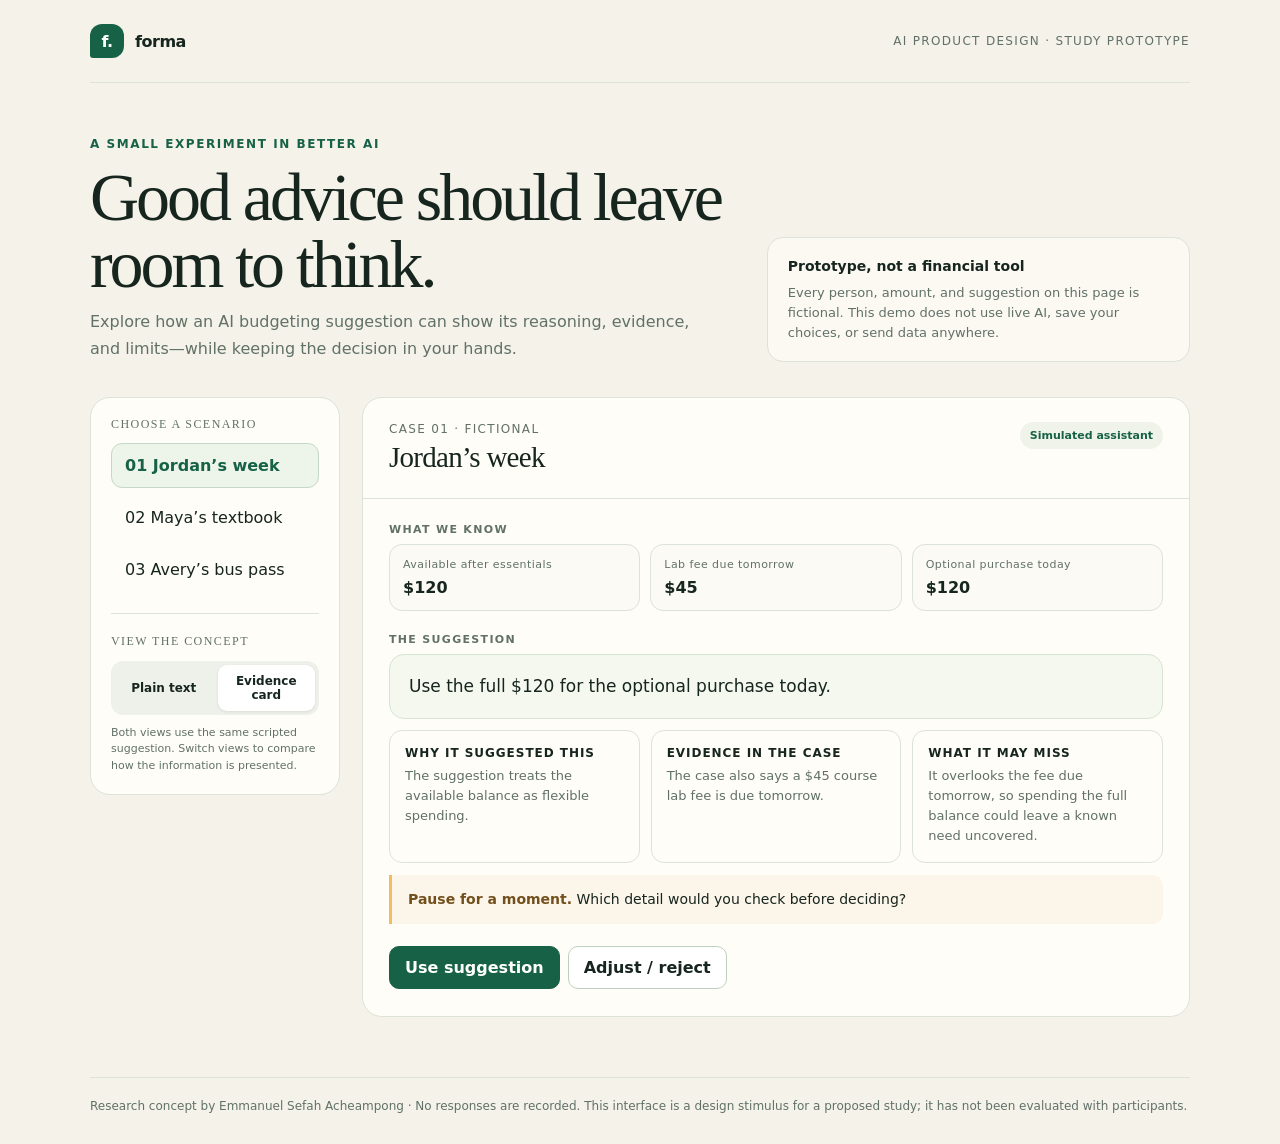
<file: research/prototype/index.html>
<!doctype html>
<html lang="en">
<head>
  <meta charset="utf-8" />
  <meta name="viewport" content="width=device-width, initial-scale=1" />
  <meta name="theme-color" content="#f4f2e9" />
  <title>Forma — AI Budgeting Study Prototype</title>
  <style>
    :root {
      color-scheme: light;
      --paper: #f4f2e9;
      --surface: #fffdf7;
      --ink: #17251f;
      --muted: #617168;
      --line: #dce3d8;
      --green: #176247;
      --lime: #c9f27a;
      --amber: #f2bd62;
      --serif: Georgia, "Times New Roman", serif;
      --sans: Inter, ui-sans-serif, system-ui, -apple-system, BlinkMacSystemFont, "Segoe UI", sans-serif;
    }
    * { box-sizing: border-box; }
    body { margin: 0; background: var(--paper); color: var(--ink); font-family: var(--sans); }
    button { color: inherit; font: inherit; }
    .page { width: min(1100px, calc(100% - 36px)); margin: 0 auto; }
    header { display: flex; justify-content: space-between; align-items: center; padding: 24px 0; border-bottom: 1px solid var(--line); }
    .brand { display: flex; align-items: center; gap: 11px; font-weight: 700; letter-spacing: -.03em; }
    .mark { display: grid; width: 34px; height: 34px; place-items: center; border-radius: 12px 12px 12px 3px; background: var(--green); color: white; font-size: 16px; }
    .meta { color: var(--muted); font-size: 12px; letter-spacing: .11em; text-transform: uppercase; }
    .hero { display: grid; grid-template-columns: 1.2fr .8fr; gap: 42px; align-items: end; padding: 54px 0 35px; }
    .eyebrow { color: var(--green); font-size: 12px; font-weight: 750; letter-spacing: .13em; text-transform: uppercase; }
    h1 { max-width: 650px; margin: 13px 0 12px; font: 500 clamp(38px, 6vw, 68px)/.98 var(--serif); letter-spacing: -.045em; }
    .intro { max-width: 620px; margin: 0; color: var(--muted); font-size: 16px; line-height: 1.65; }
    .note { padding: 18px 20px; border: 1px solid var(--line); border-radius: 16px; background: rgba(255,253,247,.72); color: var(--muted); font-size: 13px; line-height: 1.55; }
    .note strong { display: block; margin-bottom: 5px; color: var(--ink); font-size: 14px; }
    .workspace { display: grid; grid-template-columns: 250px minmax(0, 1fr); gap: 22px; align-items: start; padding-bottom: 60px; }
    aside, .main-card { border: 1px solid var(--line); border-radius: 20px; background: var(--surface); }
    aside { padding: 20px; }
    .side-title { margin: 0 0 12px; font-size: 12px; letter-spacing: .12em; text-transform: uppercase; color: var(--muted); }
    .scenario-list { display: grid; gap: 7px; }
    .scenario-button { width: 100%; padding: 12px 13px; border: 1px solid transparent; border-radius: 11px; background: transparent; text-align: left; cursor: pointer; }
    .scenario-button:hover { background: #f3f6ee; }
    .scenario-button[aria-current="true"] { border-color: #c5d8c8; background: #edf4e9; color: var(--green); font-weight: 700; }
    .side-rule { height: 1px; margin: 21px 0; background: var(--line); }
    .mode-switch { display: grid; grid-template-columns: 1fr 1fr; gap: 5px; padding: 4px; border-radius: 12px; background: #eef1e9; }
    .mode-button { padding: 9px 8px; border: 0; border-radius: 9px; background: transparent; cursor: pointer; font-size: 12px; font-weight: 650; }
    .mode-button[aria-pressed="true"] { background: white; box-shadow: 0 1px 3px #17251f18; }
    .tiny { margin: 10px 0 0; color: var(--muted); font-size: 11px; line-height: 1.5; }
    .main-card { overflow: hidden; }
    .card-top { display: flex; justify-content: space-between; gap: 16px; align-items: start; padding: 24px 26px; border-bottom: 1px solid var(--line); }
    .case-label { color: var(--muted); font-size: 12px; letter-spacing: .11em; text-transform: uppercase; }
    h2 { margin: 5px 0 0; font: 500 29px/1.12 var(--serif); letter-spacing: -.025em; }
    .pill { flex: none; padding: 7px 10px; border-radius: 999px; background: #eff3e9; color: var(--green); font-size: 11px; font-weight: 700; }
    .content { padding: 24px 26px 27px; }
    .scenario { display: grid; grid-template-columns: repeat(3, 1fr); gap: 10px; margin-bottom: 22px; }
    .fact { padding: 13px; border: 1px solid var(--line); border-radius: 13px; background: #fbfaf4; }
    .fact span { display: block; color: var(--muted); font-size: 11px; letter-spacing: .04em; }
    .fact strong { display: block; margin-top: 7px; font-size: 16px; }
    .section-label { margin: 0 0 8px; color: var(--muted); font-size: 11px; font-weight: 700; letter-spacing: .12em; text-transform: uppercase; }
    .recommendation { padding: 19px; border: 1px solid #d6e3d5; border-radius: 15px; background: #f4f8ef; }
    .recommendation p { margin: 0; font-size: 17px; line-height: 1.5; }
    .detail-grid { display: grid; grid-template-columns: repeat(3, 1fr); gap: 11px; margin-top: 11px; }
    .detail { padding: 15px; border: 1px solid var(--line); border-radius: 13px; }
    .detail h3 { margin: 0 0 6px; font-size: 12px; letter-spacing: .08em; text-transform: uppercase; }
    .detail p { margin: 0; color: var(--muted); font-size: 13px; line-height: 1.55; }
    .reflection { margin-top: 12px; padding: 14px 16px; border-left: 3px solid var(--amber); border-radius: 0 11px 11px 0; background: #fcf5e9; font-size: 14px; line-height: 1.5; }
    .reflection strong { color: #72501d; }
    .choice-row { display: flex; flex-wrap: wrap; justify-content: space-between; gap: 12px; align-items: center; margin-top: 22px; }
    .choices { display: flex; flex-wrap: wrap; gap: 8px; }
    .choice { padding: 11px 15px; border: 1px solid #bfd0c3; border-radius: 10px; background: white; cursor: pointer; font-weight: 650; }
    .choice:hover, .choice:focus-visible { outline: 2px solid var(--green); outline-offset: 2px; }
    .choice.primary { border-color: var(--green); background: var(--green); color: white; }
    #response { min-height: 20px; color: var(--muted); font-size: 12px; }
    .footer { padding: 19px 0 28px; border-top: 1px solid var(--line); color: var(--muted); font-size: 12px; line-height: 1.6; }
    [hidden] { display: none !important; }
    @media (max-width: 760px) {
      .hero { grid-template-columns: 1fr; gap: 18px; padding-top: 38px; }
      .workspace { grid-template-columns: 1fr; }
      .scenario-list { grid-template-columns: repeat(3, 1fr); }
      .scenario-button { padding: 10px 8px; font-size: 12px; }
      .detail-grid { grid-template-columns: 1fr; }
    }
    @media (max-width: 500px) {
      .page { width: min(100% - 22px, 1100px); }
      header { padding: 17px 0; }
      .meta { font-size: 9px; }
      .scenario { grid-template-columns: 1fr; }
      .detail-grid { grid-template-columns: 1fr; }
      .card-top, .content { padding-left: 17px; padding-right: 17px; }
      .choice-row { align-items: stretch; }
      .choices { width: 100%; }
      .choice { flex: 1; }
    }
  </style>
</head>
<body>
  <div class="page">
    <header>
      <div class="brand"><span class="mark" aria-hidden="true">f.</span> forma</div>
      <div class="meta">AI product design · study prototype</div>
    </header>

    <section class="hero" aria-labelledby="title">
      <div>
        <div class="eyebrow">A small experiment in better AI</div>
        <h1 id="title">Good advice should leave room to think.</h1>
        <p class="intro">Explore how an AI budgeting suggestion can show its reasoning, evidence, and limits—while keeping the decision in your hands.</p>
      </div>
      <div class="note"><strong>Prototype, not a financial tool</strong>Every person, amount, and suggestion on this page is fictional. This demo does not use live AI, save your choices, or send data anywhere.</div>
    </section>

    <main class="workspace">
      <aside aria-label="Prototype controls">
        <h2 class="side-title">Choose a scenario</h2>
        <div class="scenario-list" id="scenarioList"></div>
        <div class="side-rule"></div>
        <h2 class="side-title">View the concept</h2>
        <div class="mode-switch" role="group" aria-label="Recommendation presentation">
          <button class="mode-button" id="plainMode" type="button" aria-pressed="false">Plain text</button>
          <button class="mode-button" id="cardMode" type="button" aria-pressed="true">Evidence card</button>
        </div>
        <p class="tiny">Both views use the same scripted suggestion. Switch views to compare how the information is presented.</p>
      </aside>

      <section class="main-card" aria-live="polite">
        <div class="card-top">
          <div><div class="case-label" id="caseLabel">Case 01 · fictional</div><h2 id="caseTitle">Jordan’s week</h2></div>
          <span class="pill">Simulated assistant</span>
        </div>
        <div class="content">
          <p class="section-label">What we know</p>
          <div class="scenario" id="facts"></div>
          <p class="section-label">The suggestion</p>
          <div class="recommendation"><p id="suggestion"></p></div>
          <div class="detail-grid" id="details">
            <div class="detail"><h3>Why it suggested this</h3><p id="reason"></p></div>
            <div class="detail"><h3>Evidence in the case</h3><p id="evidence"></p></div>
            <div class="detail"><h3>What it may miss</h3><p id="limitation"></p></div>
          </div>
          <div class="reflection" id="reflection"><strong>Pause for a moment.</strong> <span id="prompt"></span></div>
          <div class="choice-row">
            <div class="choices" role="group" aria-label="Your response to the suggestion">
              <button class="choice primary" type="button" data-choice="Use suggestion">Use suggestion</button>
              <button class="choice" type="button" data-choice="Adjust or reject">Adjust / reject</button>
            </div>
            <div id="response" role="status" aria-live="polite"></div>
          </div>
        </div>
      </section>
    </main>

    <footer class="footer">Research concept by Emmanuel Sefah Acheampong · No responses are recorded. This interface is a design stimulus for a proposed study; it has not been evaluated with participants.</footer>
  </div>
  <script>
    const cases = [
      {
        title: "Jordan’s week",
        facts: [["Available after essentials", "$120"], ["Lab fee due tomorrow", "$45"], ["Optional purchase today", "$120"]],
        suggestion: "Use the full $120 for the optional purchase today.",
        reason: "The suggestion treats the available balance as flexible spending.",
        evidence: "The case also says a $45 course lab fee is due tomorrow.",
        limitation: "It overlooks the fee due tomorrow, so spending the full balance could leave a known need uncovered.",
        prompt: "Which detail would you check before deciding?"
      },
      {
        title: "Maya’s textbook",
        facts: [["Available after essentials", "$80"], ["Required textbook", "$50"], ["Book needed next week", "Yes"]],
        suggestion: "Set aside $50 for the textbook and keep the remaining $30 available.",
        reason: "The plan reserves the stated book cost and does not allocate more than the balance.",
        evidence: "The case lists an $80 balance and a required $50 textbook.",
        limitation: "It does not account for any unlisted expenses or changes in the book price.",
        prompt: "Does the suggestion account for the stated cost and timing?"
      },
      {
        title: "Avery’s bus pass",
        facts: [["Available after essentials", "$65"], ["Weekly bus pass", "$25"], ["Pass needed for classes", "Yes"]],
        suggestion: "Buy the $25 pass and leave $40 for other listed needs.",
        reason: "The suggestion covers the stated transportation need and preserves the rest of the balance.",
        evidence: "The case lists a $65 balance and a $25 weekly pass.",
        limitation: "It assumes the pass covers the trips needed and that the remaining $40 is enough for other expenses.",
        prompt: "What could change this plan, even if the arithmetic checks out?"
      }
    ];

    let activeCase = 0;
    let evidenceView = true;
    const $ = (id) => document.getElementById(id);

    function renderScenarioButtons() {
      const list = $("scenarioList");
      list.replaceChildren();
      cases.forEach((item, index) => {
        const button = document.createElement("button");
        button.className = "scenario-button";
        button.type = "button";
        button.textContent = `0${index + 1}  ${item.title}`;
        button.setAttribute("aria-current", String(index === activeCase));
        button.addEventListener("click", () => { activeCase = index; render(); });
        list.append(button);
      });
    }

    function render() {
      const item = cases[activeCase];
      $("caseLabel").textContent = `Case 0${activeCase + 1} · fictional`;
      $("caseTitle").textContent = item.title;
      $("suggestion").textContent = item.suggestion;
      $("reason").textContent = item.reason;
      $("evidence").textContent = item.evidence;
      $("limitation").textContent = item.limitation;
      $("prompt").textContent = item.prompt;
      $("details").hidden = !evidenceView;
      $("reflection").hidden = !evidenceView;
      $("plainMode").setAttribute("aria-pressed", String(!evidenceView));
      $("cardMode").setAttribute("aria-pressed", String(evidenceView));
      $("response").textContent = "";
      const facts = $("facts");
      facts.replaceChildren();
      item.facts.forEach(([label, value]) => {
        const cell = document.createElement("div");
        cell.className = "fact";
        const name = document.createElement("span");
        name.textContent = label;
        const amount = document.createElement("strong");
        amount.textContent = value;
        cell.append(name, amount);
        facts.append(cell);
      });
      renderScenarioButtons();
    }

    $("plainMode").addEventListener("click", () => { evidenceView = false; render(); });
    $("cardMode").addEventListener("click", () => { evidenceView = true; render(); });
    document.querySelectorAll("[data-choice]").forEach((button) => {
      button.addEventListener("click", () => {
        $("response").textContent = `Demo choice: ${button.dataset.choice}. It was not saved.`;
      });
    });
    render();
  </script>
</body>
</html>
</file>
